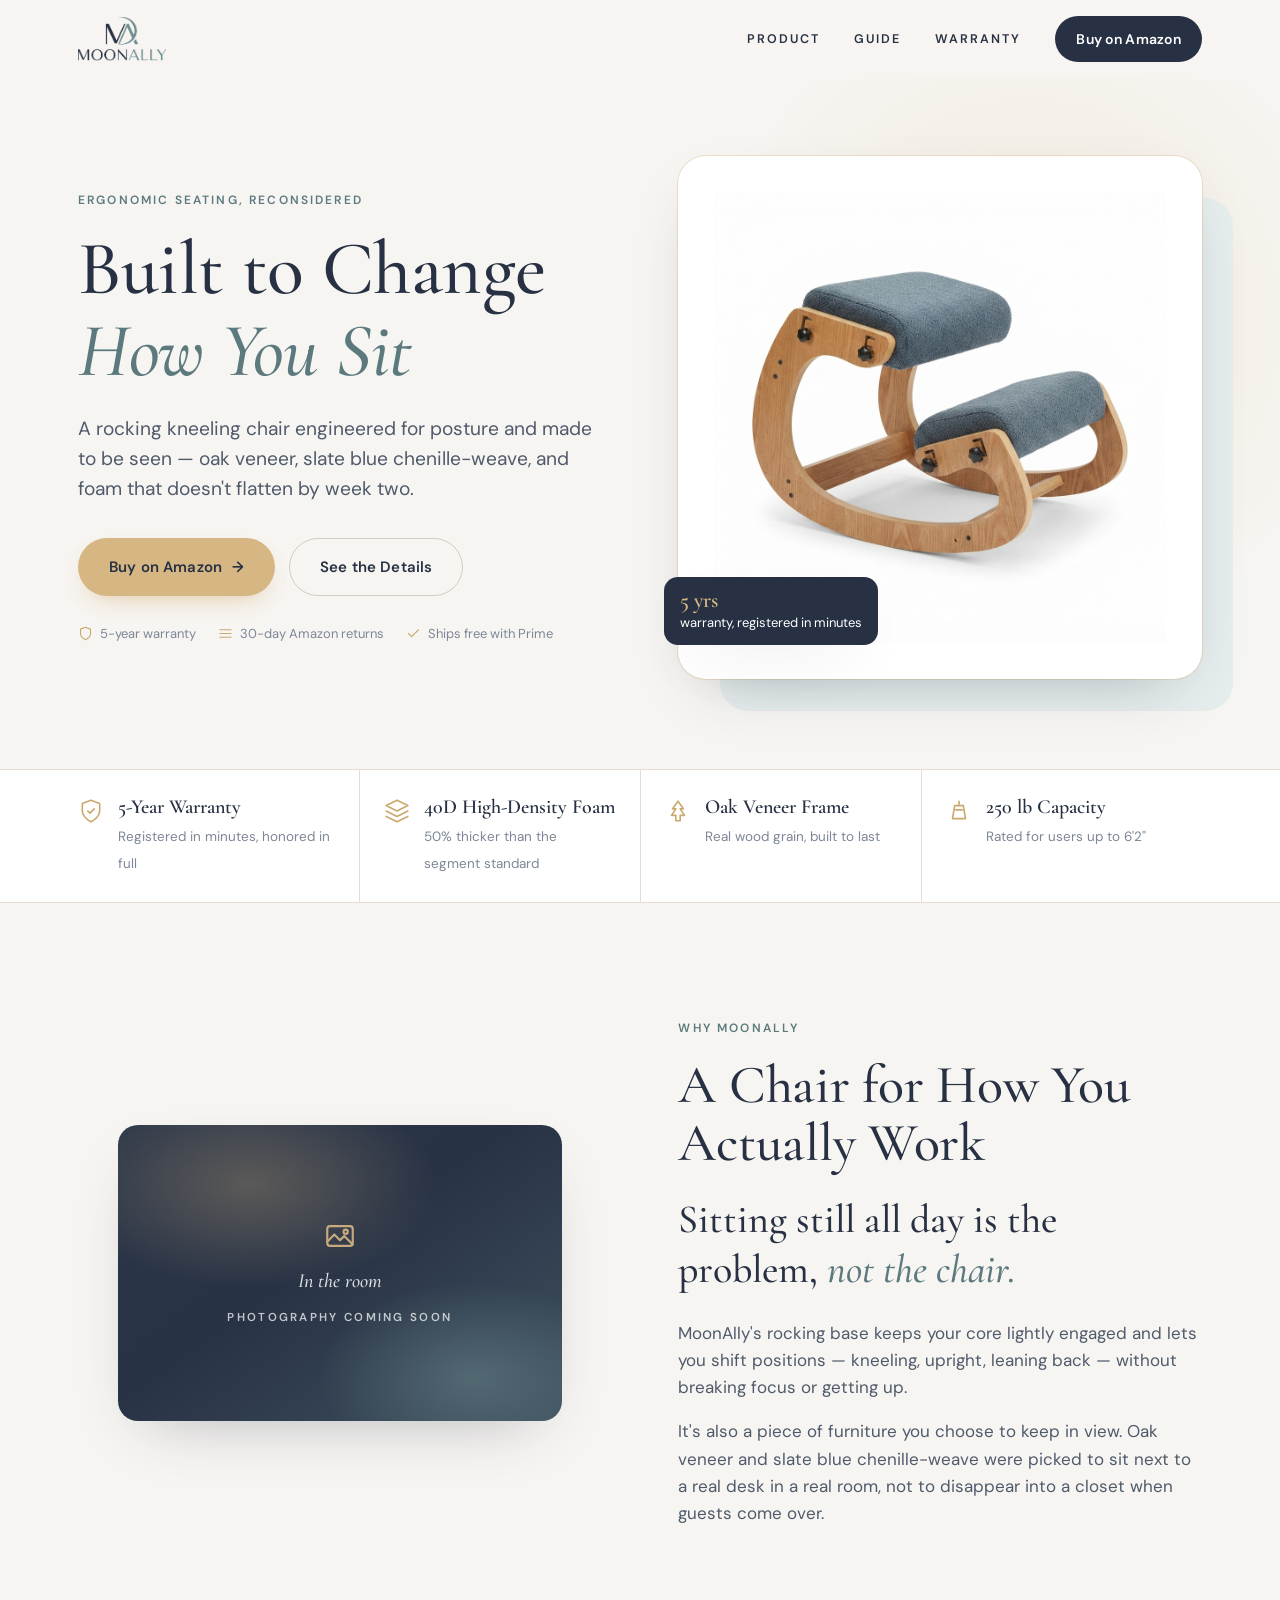
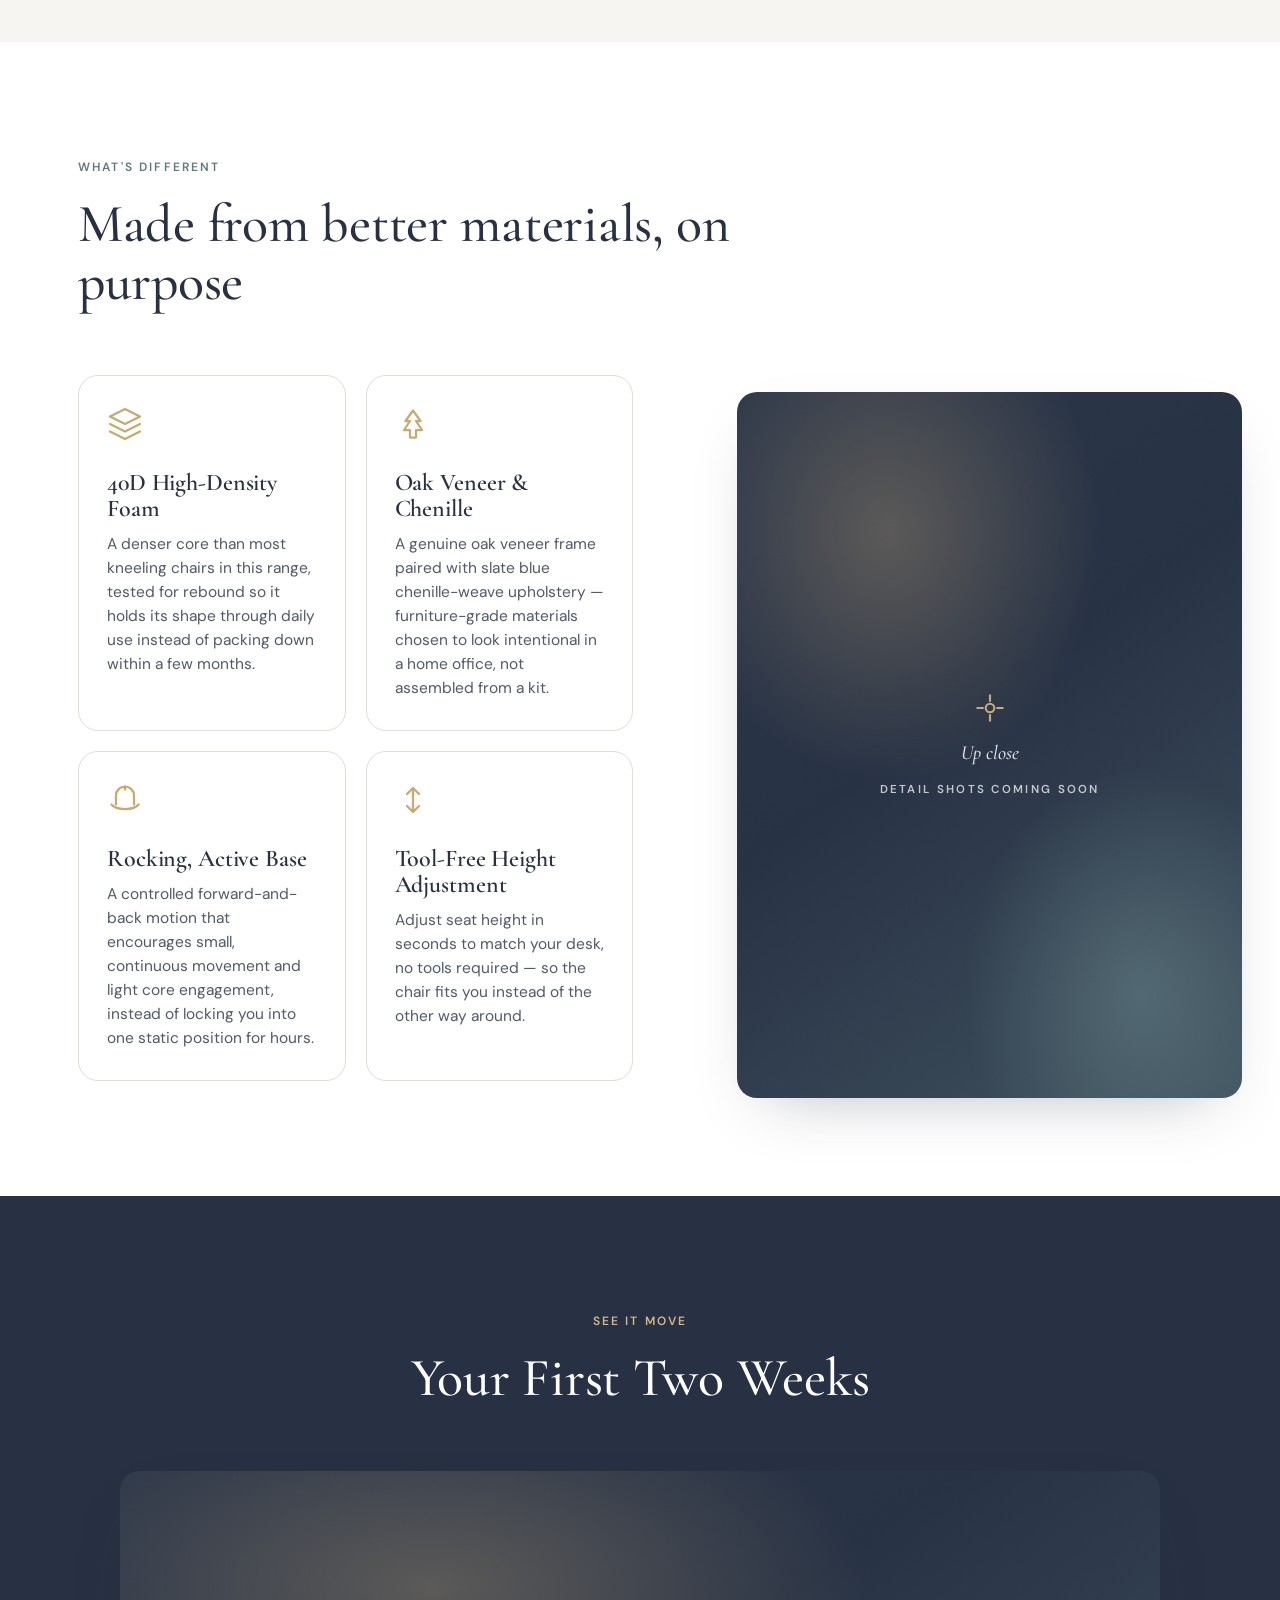
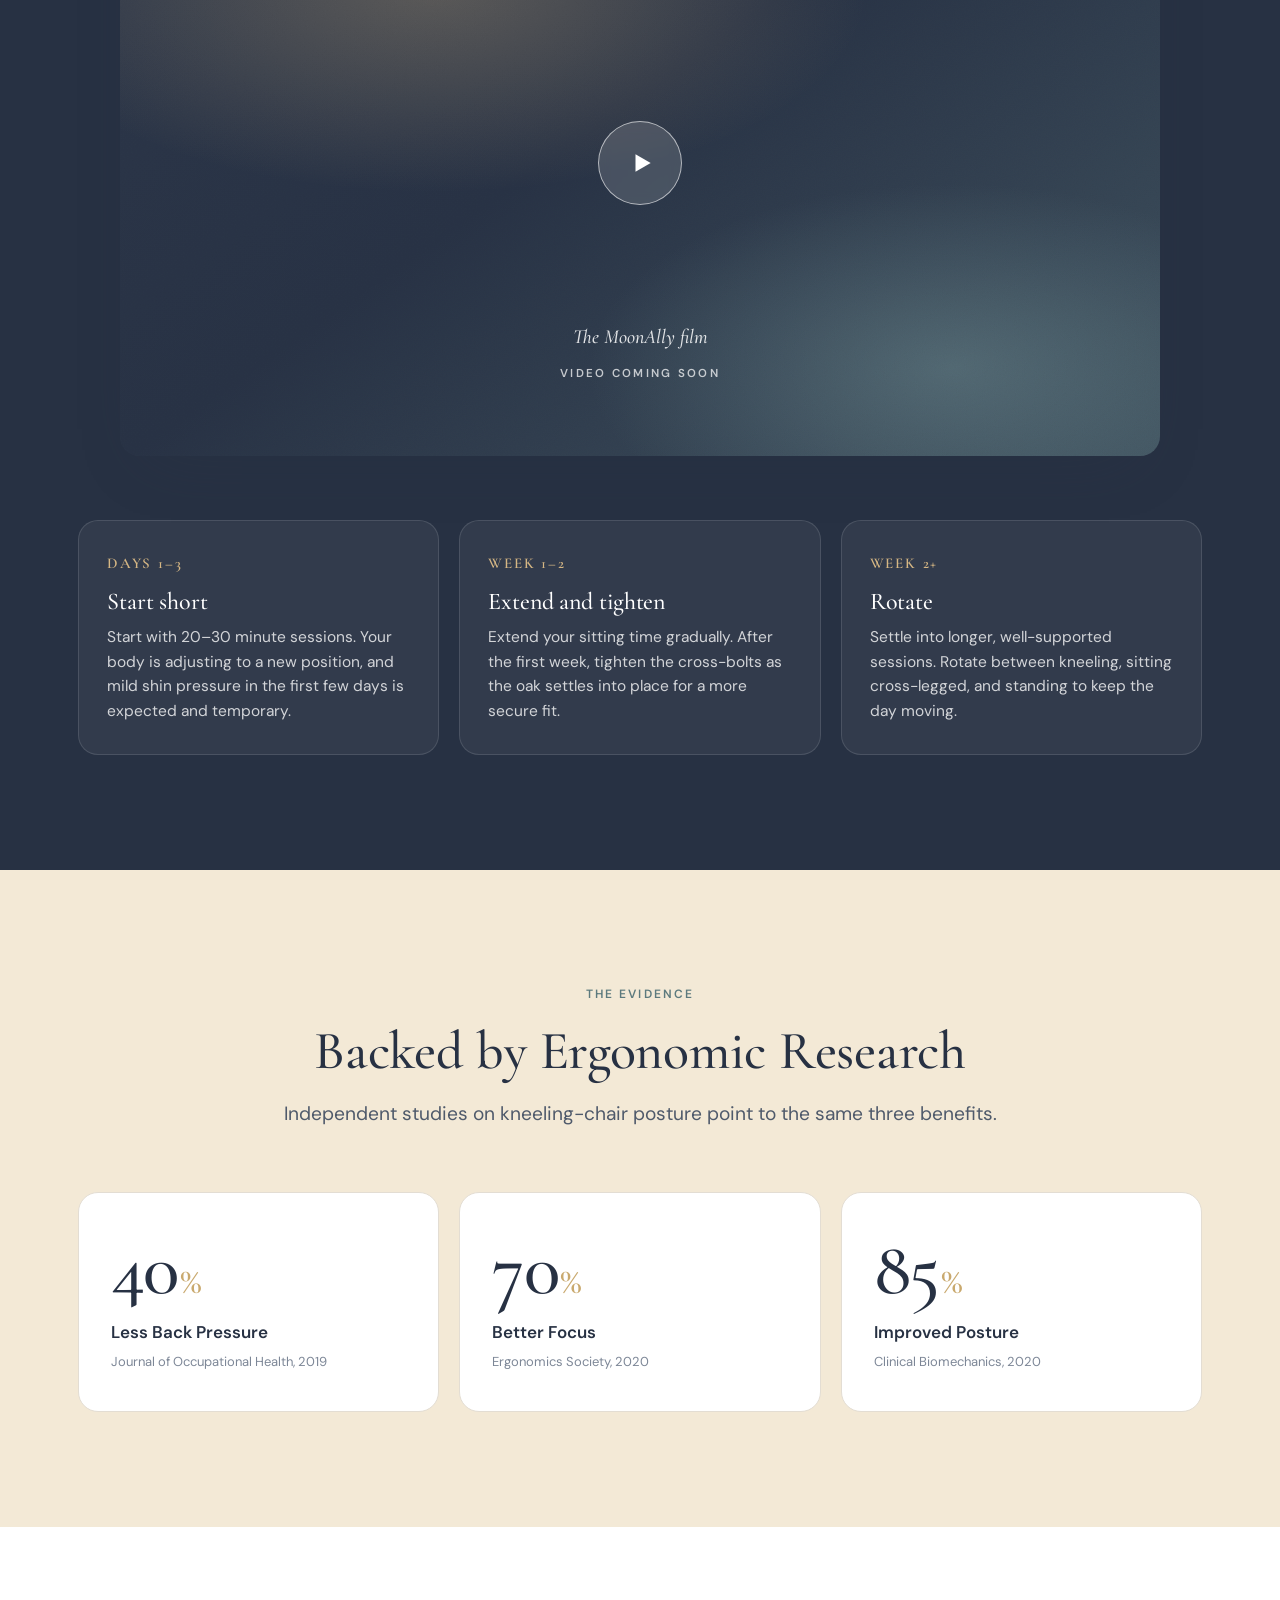
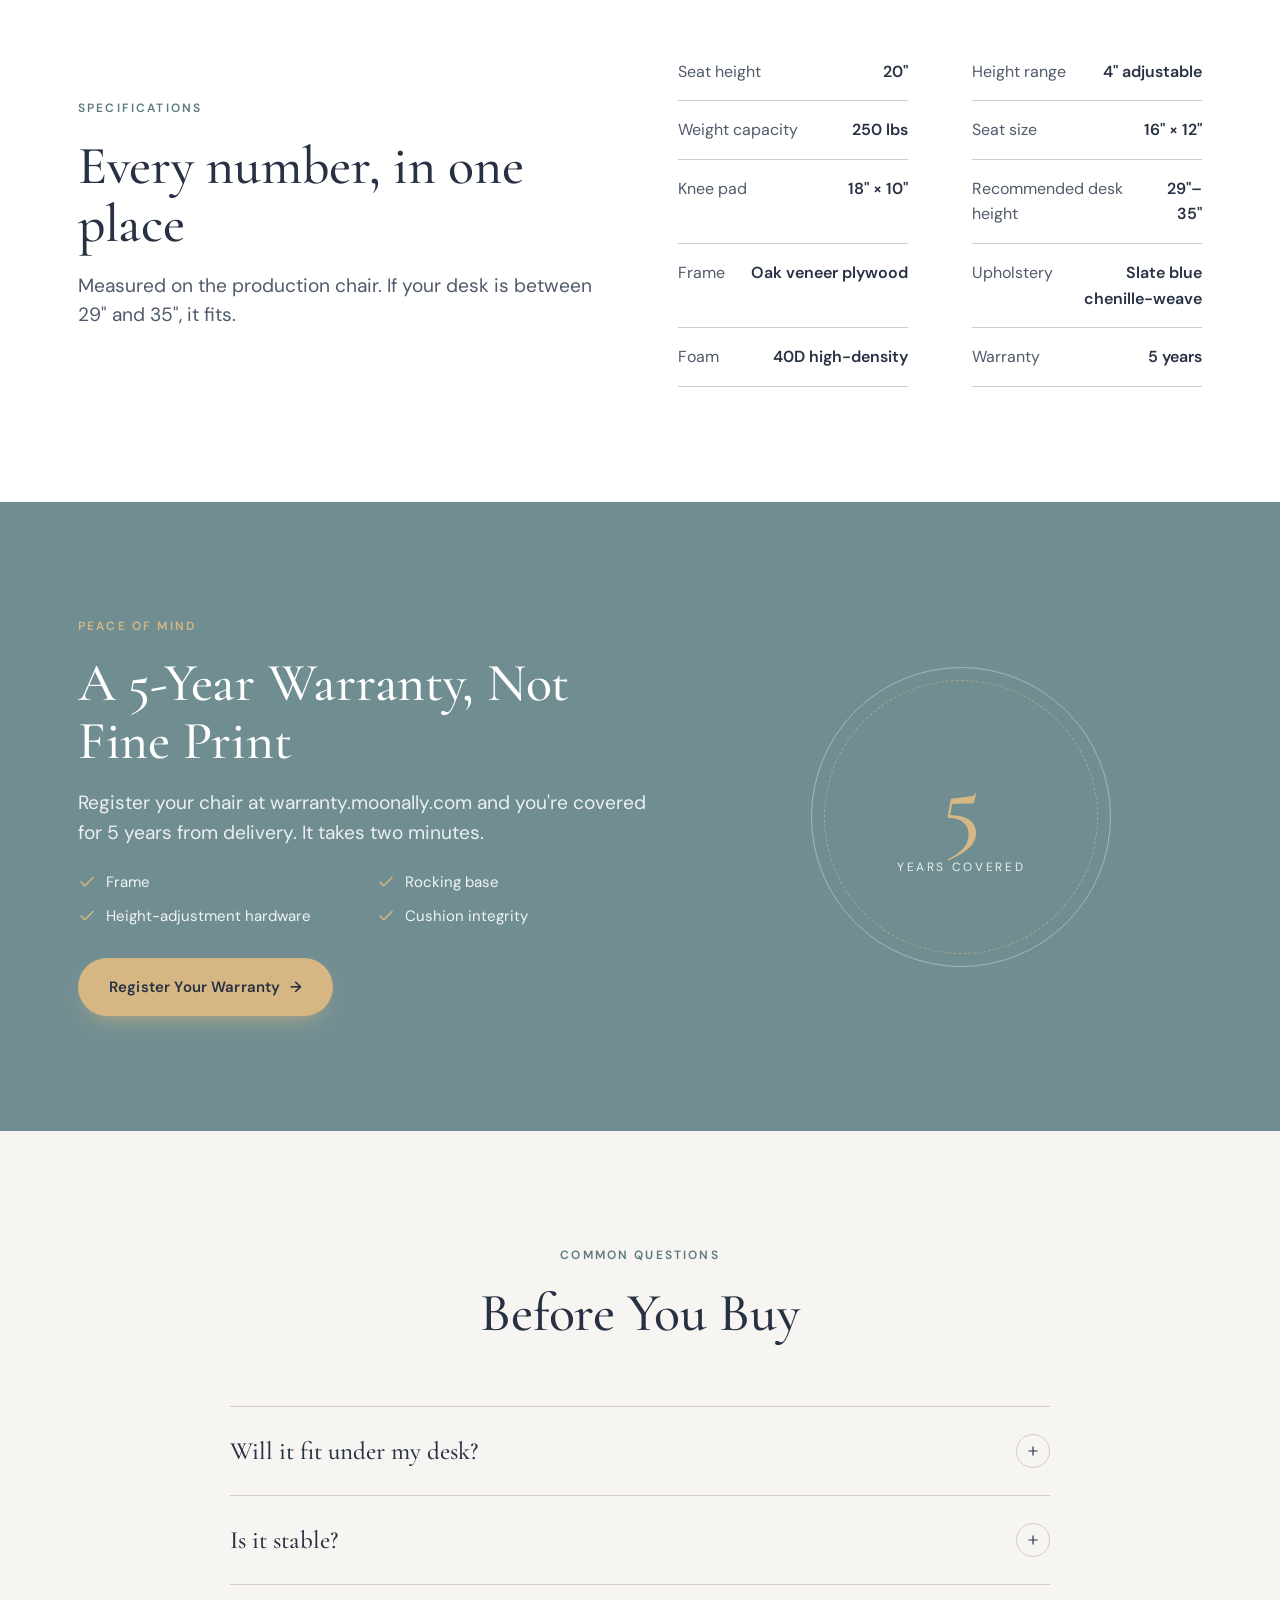
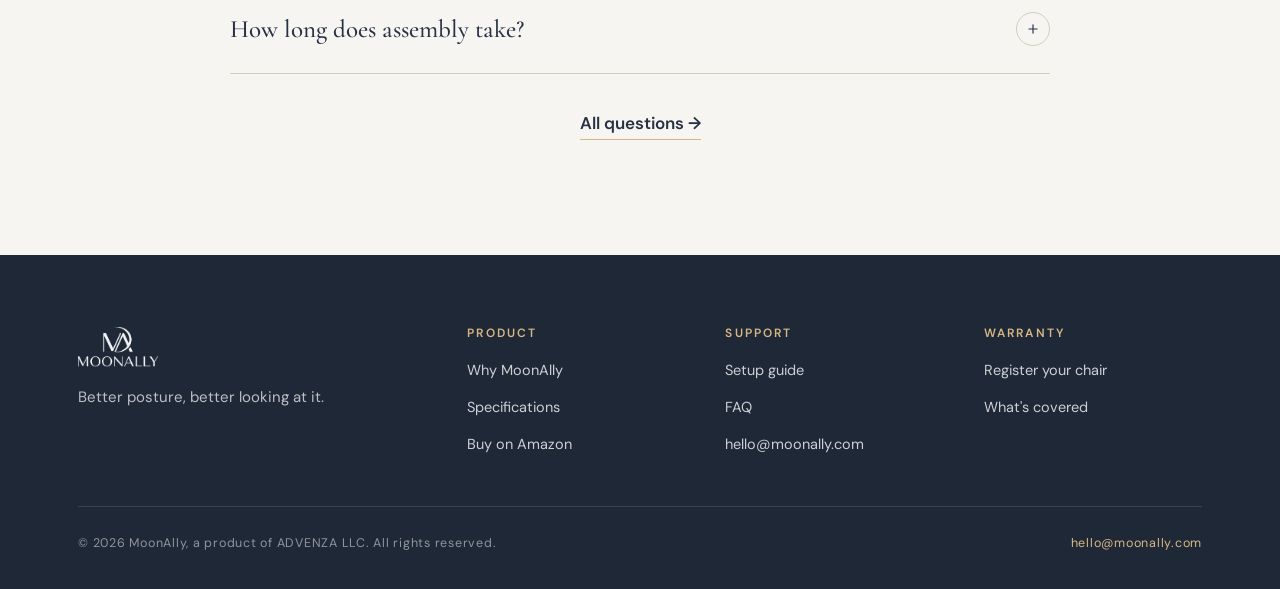
<file: index.html>
<!DOCTYPE html>
<html lang="en">
<head>
<meta charset="UTF-8">
<meta name="viewport" content="width=device-width, initial-scale=1.0">
<title>MoonAlly — Ergonomic Rocking Kneeling Chair</title>
<meta name="description" content="A rocking kneeling chair engineered for posture and made to be seen — oak veneer frame, slate blue chenille-weave, 40D high-density foam. 5-year warranty.">
<meta property="og:title" content="MoonAlly — Built to Change How You Sit">
<meta property="og:description" content="Oak veneer, slate blue chenille-weave, and foam that doesn't flatten by week two. 5-year warranty.">
<meta property="og:image" content="https://www.moonally.com/assets/product-picture.jpeg">
<link rel="icon" type="image/png" href="/assets/favicon.png">
<link rel="stylesheet" href="/style.css?v=20260917a">
</head>
<body>

<header class="site-header">
  <div class="container bar">
    <a href="/" class="logo" aria-label="MoonAlly home"><img src="/assets/logo.png" alt="MoonAlly"></a>
    <button class="nav-toggle" aria-label="Menu" aria-expanded="false"><span></span><span></span><span></span></button>
    <nav class="site-nav">
      <a href="#product">Product</a>
      <a href="/support/">Guide</a>
      <a href="https://warranty.moonally.com">Warranty</a>
      <a href="https://www.amazon.com/dp/B0HGMM4F28" class="btn btn-navy btn-sm" target="_blank" rel="noopener">Buy on Amazon</a>
    </nav>
  </div>
</header>

<!-- Hero -->
<section class="hero">
  <div class="container split">
    <div class="reveal">
      <span class="eyebrow">Ergonomic Seating, Reconsidered</span>
      <h1>Built to Change <em>How You Sit</em></h1>
      <p class="lead">A rocking kneeling chair engineered for posture and made to be seen — oak veneer, slate blue chenille-weave, and foam that doesn't flatten by week two.</p>
      <div class="cta-row">
        <a href="https://www.amazon.com/dp/B0HGMM4F28" class="btn btn-primary" target="_blank" rel="noopener">Buy on Amazon <span class="arrow">→</span></a>
        <a href="#product" class="btn btn-outline">See the Details</a>
      </div>
      <div class="trust">
        <span><svg viewBox="0 0 24 24" fill="none" stroke-width="1.8" stroke-linecap="round" stroke-linejoin="round"><path d="M12 22s8-4 8-10V5l-8-3-8 3v7c0 6 8 10 8 10z"/></svg>5-year warranty</span>
        <span><svg viewBox="0 0 24 24" fill="none" stroke-width="1.8" stroke-linecap="round" stroke-linejoin="round"><path d="M3 12h18M3 6h18M3 18h18"/></svg>30-day Amazon returns</span>
        <span><svg viewBox="0 0 24 24" fill="none" stroke-width="1.8" stroke-linecap="round" stroke-linejoin="round"><path d="M4 12l5 5L20 6"/></svg>Ships free with Prime</span>
      </div>
    </div>
    <div class="hero-visual reveal d1">
      <div class="product">
        <img src="/assets/product-picture.jpeg" alt="MoonAlly kneeling chair in slate blue chenille-weave with oak veneer frame and rocking base" width="1024" height="1024">
      </div>
      <div class="tag"><b>5 yrs</b>warranty, registered in minutes</div>
    </div>
  </div>
</section>

<!-- Proof bar -->
<div class="proof">
  <div class="container grid">
    <div class="item"><svg viewBox="0 0 24 24" fill="none" stroke-width="1.5" stroke-linecap="round" stroke-linejoin="round"><path d="M12 22s8-4 8-10V5l-8-3-8 3v7c0 6 8 10 8 10z"/><path d="M9 12l2 2 4-4"/></svg><div><b>5-Year Warranty</b><span>Registered in minutes, honored in full</span></div></div>
    <div class="item"><svg viewBox="0 0 24 24" fill="none" stroke-width="1.5" stroke-linecap="round" stroke-linejoin="round"><path d="M12 2L2 7l10 5 10-5-10-5z"/><path d="M2 17l10 5 10-5M2 12l10 5 10-5"/></svg><div><b>40D High-Density Foam</b><span>50% thicker than the segment standard</span></div></div>
    <div class="item"><svg viewBox="0 0 24 24" fill="none" stroke-width="1.5" stroke-linecap="round" stroke-linejoin="round"><path d="M12 3L7 10h3l-4 6h4v5h4v-5h4l-4-6h3L12 3z"/></svg><div><b>Oak Veneer Frame</b><span>Real wood grain, built to last</span></div></div>
    <div class="item"><svg viewBox="0 0 24 24" fill="none" stroke-width="1.5" stroke-linecap="round" stroke-linejoin="round"><path d="M12 3v4M8 7h8l2 12H6L8 7z"/><path d="M9 11h6"/></svg><div><b>250 lb Capacity</b><span>Rated for users up to 6'2"</span></div></div>
  </div>
</div>

<!-- Story -->
<section class="story" id="product">
  <div class="container split">
    <figure class="media r-32 reveal" aria-label="Lifestyle photo placeholder">
      <div class="ph"><svg viewBox="0 0 24 24" fill="none" stroke-width="1.5" stroke-linecap="round" stroke-linejoin="round"><rect x="3" y="5" width="18" height="14" rx="2"/><path d="M3 16l5-5 4 4 3-3 6 6"/><circle cx="16" cy="9" r="1.5"/></svg><em>In the room</em><span>Photography coming soon</span></div>
    </figure>
    <div class="reveal d1">
      <span class="eyebrow">Why MoonAlly</span>
      <h2>A Chair for How You Actually Work</h2>
      <p class="statement" style="margin-top:22px">Sitting still all day is the problem, <em>not the chair.</em></p>
      <p>MoonAlly's rocking base keeps your core lightly engaged and lets you shift positions — kneeling, upright, leaning back — without breaking focus or getting up.</p>
      <p>It's also a piece of furniture you choose to keep in view. Oak veneer and slate blue chenille-weave were picked to sit next to a real desk in a real room, not to disappear into a closet when guests come over.</p>
    </div>
  </div>
</section>

<!-- Features -->
<section class="features band-white">
  <div class="container">
    <div class="section-head reveal">
      <span class="eyebrow">What's Different</span>
      <h2>Made from better materials, on purpose</h2>
    </div>
    <div class="layout">
      <div class="cards">
        <div class="feature reveal">
          <svg viewBox="0 0 24 24" fill="none" stroke-width="1.5" stroke-linecap="round" stroke-linejoin="round"><path d="M12 2L2 7l10 5 10-5-10-5z"/><path d="M2 17l10 5 10-5M2 12l10 5 10-5"/></svg>
          <h3>40D High-Density Foam</h3>
          <p>A denser core than most kneeling chairs in this range, tested for rebound so it holds its shape through daily use instead of packing down within a few months.</p>
        </div>
        <div class="feature reveal d1">
          <svg viewBox="0 0 24 24" fill="none" stroke-width="1.5" stroke-linecap="round" stroke-linejoin="round"><path d="M12 3L7 10h3l-4 6h4v5h4v-5h4l-4-6h3L12 3z"/></svg>
          <h3>Oak Veneer &amp; Chenille</h3>
          <p>A genuine oak veneer frame paired with slate blue chenille-weave upholstery — furniture-grade materials chosen to look intentional in a home office, not assembled from a kit.</p>
        </div>
        <div class="feature reveal d2">
          <svg viewBox="0 0 24 24" fill="none" stroke-width="1.5" stroke-linecap="round" stroke-linejoin="round"><path d="M3 15c3 4 15 4 18 0"/><path d="M6 15V9a6 6 0 0 1 12 0v6"/><path d="M12 3v2"/></svg>
          <h3>Rocking, Active Base</h3>
          <p>A controlled forward-and-back motion that encourages small, continuous movement and light core engagement, instead of locking you into one static position for hours.</p>
        </div>
        <div class="feature reveal d3">
          <svg viewBox="0 0 24 24" fill="none" stroke-width="1.5" stroke-linecap="round" stroke-linejoin="round"><path d="M12 4v16M8 8l4-4 4 4M8 16l4 4 4-4"/></svg>
          <h3>Tool-Free Height Adjustment</h3>
          <p>Adjust seat height in seconds to match your desk, no tools required — so the chair fits you instead of the other way around.</p>
        </div>
      </div>
      <div class="visual reveal d1">
        <figure class="media r-34" aria-label="Detail photo placeholder">
          <div class="ph"><svg viewBox="0 0 24 24" fill="none" stroke-width="1.5" stroke-linecap="round" stroke-linejoin="round"><circle cx="12" cy="12" r="3"/><path d="M3 12h4M17 12h4M12 3v4M12 17v4"/></svg><em>Up close</em><span>Detail shots coming soon</span></div>
        </figure>
      </div>
    </div>
  </div>
</section>

<!-- Film + first two weeks -->
<section class="film band-navy on-dark">
  <div class="container">
    <div class="section-head center reveal">
      <span class="eyebrow">See It Move</span>
      <h2>Your First Two Weeks</h2>
    </div>
    <figure class="media r-169 reveal" aria-label="Product film placeholder">
      <div class="ph"><em>The MoonAlly film</em><span>Video coming soon</span></div>
      <div class="play" aria-hidden="true"><svg viewBox="0 0 24 24"><path d="M6 4l14 8-14 8z"/></svg></div>
    </figure>
    <div class="steps">
      <div class="step reveal"><span class="n">Days 1–3</span><h3>Start short</h3><p>Start with 20–30 minute sessions. Your body is adjusting to a new position, and mild shin pressure in the first few days is expected and temporary.</p></div>
      <div class="step reveal d1"><span class="n">Week 1–2</span><h3>Extend and tighten</h3><p>Extend your sitting time gradually. After the first week, tighten the cross-bolts as the oak settles into place for a more secure fit.</p></div>
      <div class="step reveal d2"><span class="n">Week 2+</span><h3>Rotate</h3><p>Settle into longer, well-supported sessions. Rotate between kneeling, sitting cross-legged, and standing to keep the day moving.</p></div>
    </div>
  </div>
</section>

<!-- Research -->
<section class="research band-sand">
  <div class="container">
    <div class="section-head center reveal">
      <span class="eyebrow">The Evidence</span>
      <h2>Backed by Ergonomic Research</h2>
      <p class="lead">Independent studies on kneeling-chair posture point to the same three benefits.</p>
    </div>
    <div class="stats">
      <div class="stat reveal"><div class="num">40<small>%</small></div><div class="lbl">Less Back Pressure</div><div class="src">Journal of Occupational Health, 2019</div></div>
      <div class="stat reveal d1"><div class="num">70<small>%</small></div><div class="lbl">Better Focus</div><div class="src">Ergonomics Society, 2020</div></div>
      <div class="stat reveal d2"><div class="num">85<small>%</small></div><div class="lbl">Improved Posture</div><div class="src">Clinical Biomechanics, 2020</div></div>
    </div>
  </div>
</section>

<!-- Specs -->
<section class="specs band-white" id="specs">
  <div class="container split">
    <div class="reveal">
      <span class="eyebrow">Specifications</span>
      <h2>Every number, in one place</h2>
      <p class="lead" style="margin-top:18px">Measured on the production chair. If your desk is between 29" and 35", it fits.</p>
    </div>
    <div class="list reveal d1">
      <div class="spec"><span class="k">Seat height</span><span class="v">20"</span></div>
      <div class="spec"><span class="k">Height range</span><span class="v">4" adjustable</span></div>
      <div class="spec"><span class="k">Weight capacity</span><span class="v">250 lbs</span></div>
      <div class="spec"><span class="k">Seat size</span><span class="v">16" × 12"</span></div>
      <div class="spec"><span class="k">Knee pad</span><span class="v">18" × 10"</span></div>
      <div class="spec"><span class="k">Recommended desk height</span><span class="v">29"–35"</span></div>
      <div class="spec"><span class="k">Frame</span><span class="v">Oak veneer plywood</span></div>
      <div class="spec"><span class="k">Upholstery</span><span class="v">Slate blue chenille-weave</span></div>
      <div class="spec"><span class="k">Foam</span><span class="v">40D high-density</span></div>
      <div class="spec"><span class="k">Warranty</span><span class="v">5 years</span></div>
    </div>
  </div>
</section>

<!-- Warranty -->
<section class="warranty band-teal on-dark">
  <div class="container inner">
    <div class="reveal">
      <span class="eyebrow">Peace of Mind</span>
      <h2>A 5-Year Warranty, Not Fine Print</h2>
      <p class="lead" style="margin-top:18px">Register your chair at warranty.moonally.com and you're covered for 5 years from delivery. It takes two minutes.</p>
      <ul>
        <li><svg viewBox="0 0 24 24" fill="none" stroke-width="2" stroke-linecap="round" stroke-linejoin="round"><path d="M4 12l5 5L20 6"/></svg>Frame</li>
        <li><svg viewBox="0 0 24 24" fill="none" stroke-width="2" stroke-linecap="round" stroke-linejoin="round"><path d="M4 12l5 5L20 6"/></svg>Rocking base</li>
        <li><svg viewBox="0 0 24 24" fill="none" stroke-width="2" stroke-linecap="round" stroke-linejoin="round"><path d="M4 12l5 5L20 6"/></svg>Height-adjustment hardware</li>
        <li><svg viewBox="0 0 24 24" fill="none" stroke-width="2" stroke-linecap="round" stroke-linejoin="round"><path d="M4 12l5 5L20 6"/></svg>Cushion integrity</li>
      </ul>
      <div class="cta-row" style="margin-top:30px">
        <a href="https://warranty.moonally.com" class="btn btn-primary">Register Your Warranty <span class="arrow">→</span></a>
      </div>
    </div>
    <div class="seal reveal d1"><div><b>5</b><span>years covered</span></div></div>
  </div>
</section>

<!-- FAQ teaser -->
<section class="faq">
  <div class="container">
    <div class="section-head center reveal">
      <span class="eyebrow">Common Questions</span>
      <h2>Before You Buy</h2>
    </div>
    <div class="faq-list reveal">
      <div class="faq-item">
        <button class="faq-q" aria-expanded="false">Will it fit under my desk?<span class="ic"><svg viewBox="0 0 24 24" fill="none" stroke-width="2" stroke-linecap="round"><path d="M12 5v14M5 12h14"/></svg></span></button>
        <div class="faq-a"><p>Seat height is about 20", and it works comfortably with desks from 29" to 35" high — the range most standard and sit-stand desks fall into.</p></div>
      </div>
      <div class="faq-item">
        <button class="faq-q" aria-expanded="false">Is it stable?<span class="ic"><svg viewBox="0 0 24 24" fill="none" stroke-width="2" stroke-linecap="round"><path d="M12 5v14M5 12h14"/></svg></span></button>
        <div class="faq-a"><p>Yes. The rocking motion is a controlled, intentional design feature — the oak frame itself stays rigid. Tighten the cross-bolts after the first week as the wood settles.</p></div>
      </div>
      <div class="faq-item">
        <button class="faq-q" aria-expanded="false">How long does assembly take?<span class="ic"><svg viewBox="0 0 24 24" fill="none" stroke-width="2" stroke-linecap="round"><path d="M12 5v14M5 12h14"/></svg></span></button>
        <div class="faq-a"><p>About 15–20 minutes with the included manual and hardware. No power tools needed.</p></div>
      </div>
    </div>
    <div class="cta-row" style="justify-content:center;margin-top:36px">
      <a href="/support/#faq" class="link-arrow">All questions →</a>
    </div>
  </div>
</section>

<footer class="site-footer">
  <div class="container">
    <div class="top">
      <div class="brand">
        <img src="/assets/logo.png" alt="MoonAlly">
        <p>Better posture, better looking at it.</p>
      </div>
      <div><h4>Product</h4><ul><li><a href="#product">Why MoonAlly</a></li><li><a href="#specs">Specifications</a></li><li><a href="https://www.amazon.com/dp/B0HGMM4F28" target="_blank" rel="noopener">Buy on Amazon</a></li></ul></div>
      <div><h4>Support</h4><ul><li><a href="/support/">Setup guide</a></li><li><a href="/support/#faq">FAQ</a></li><li><a href="mailto:hello@moonally.com">hello@moonally.com</a></li></ul></div>
      <div><h4>Warranty</h4><ul><li><a href="https://warranty.moonally.com">Register your chair</a></li><li><a href="/support/#faq">What's covered</a></li></ul></div>
    </div>
    <div class="bottom">
      <span>© 2026 MoonAlly, a product of ADVENZA LLC. All rights reserved.</span>
      <a href="mailto:hello@moonally.com">hello@moonally.com</a>
    </div>
  </div>
</footer>

<script src="/site.js?v=20260917a"></script>
</body>
</html>
</file>
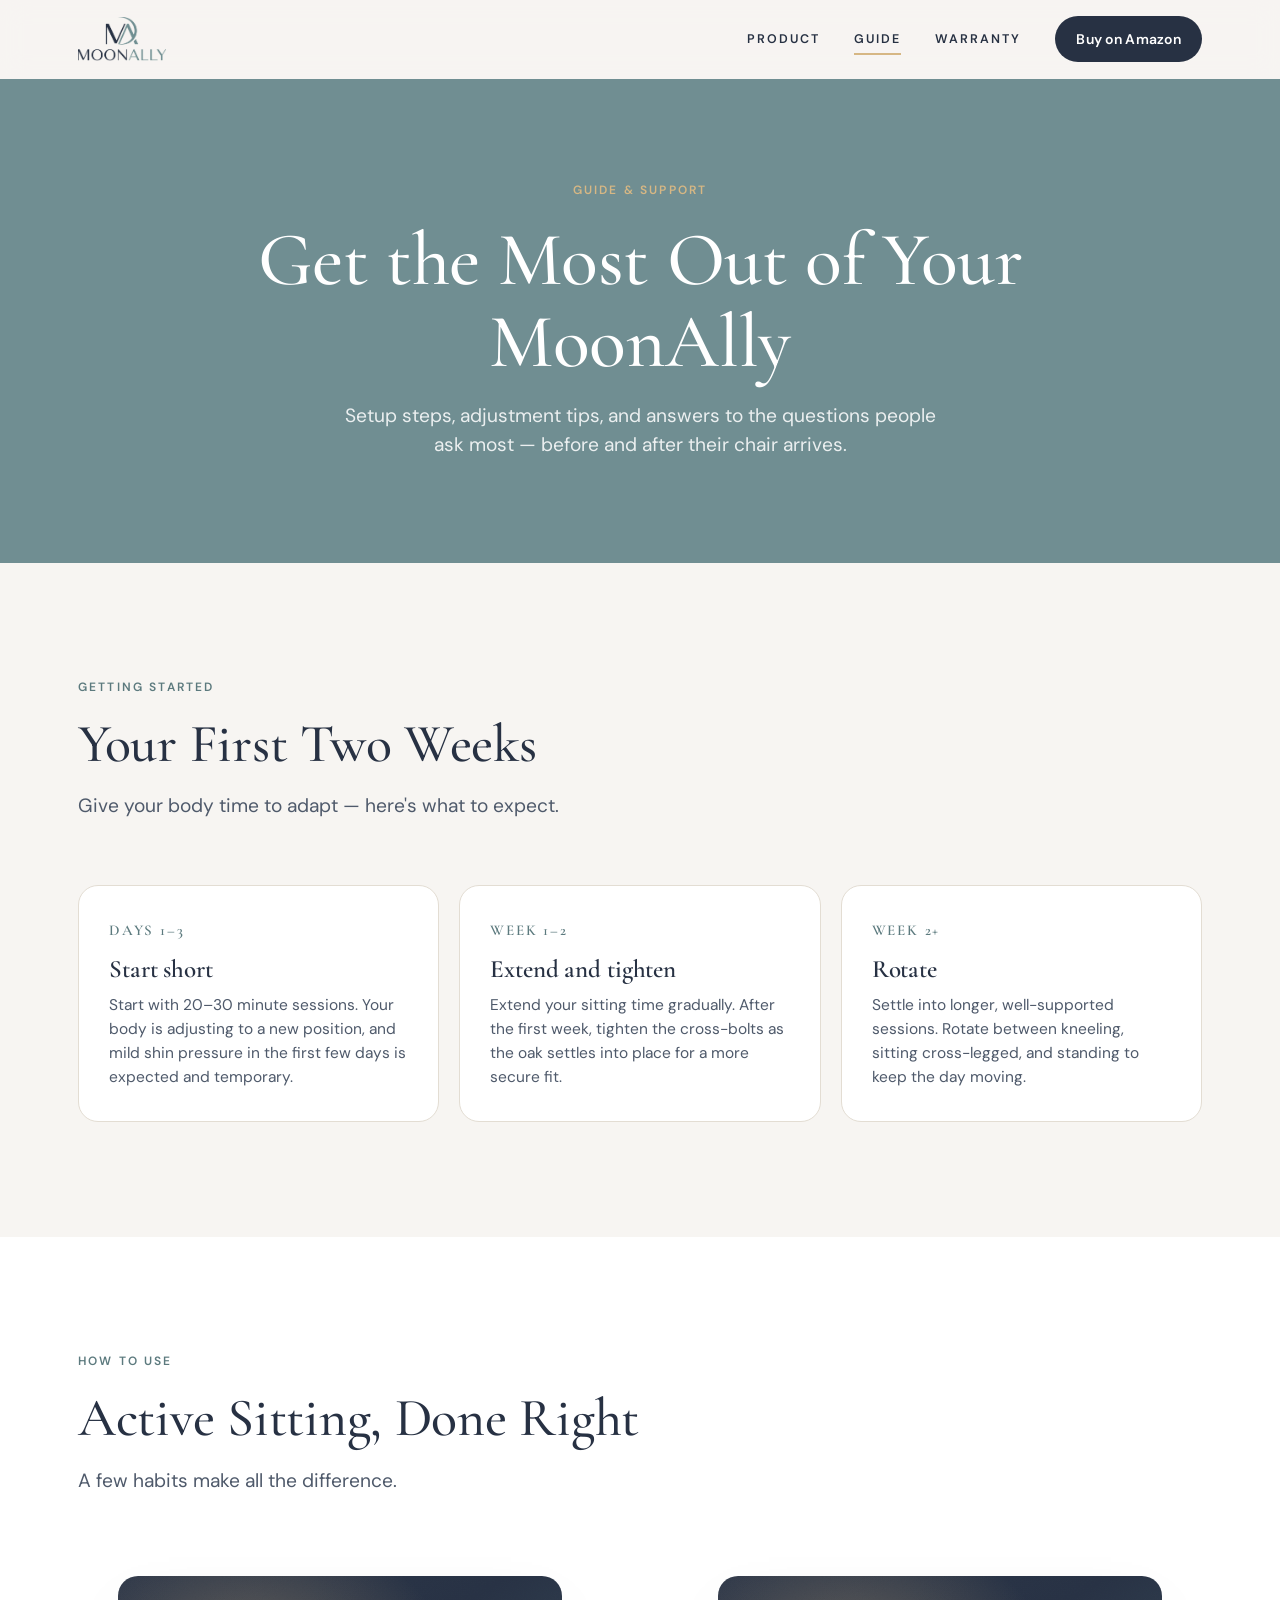
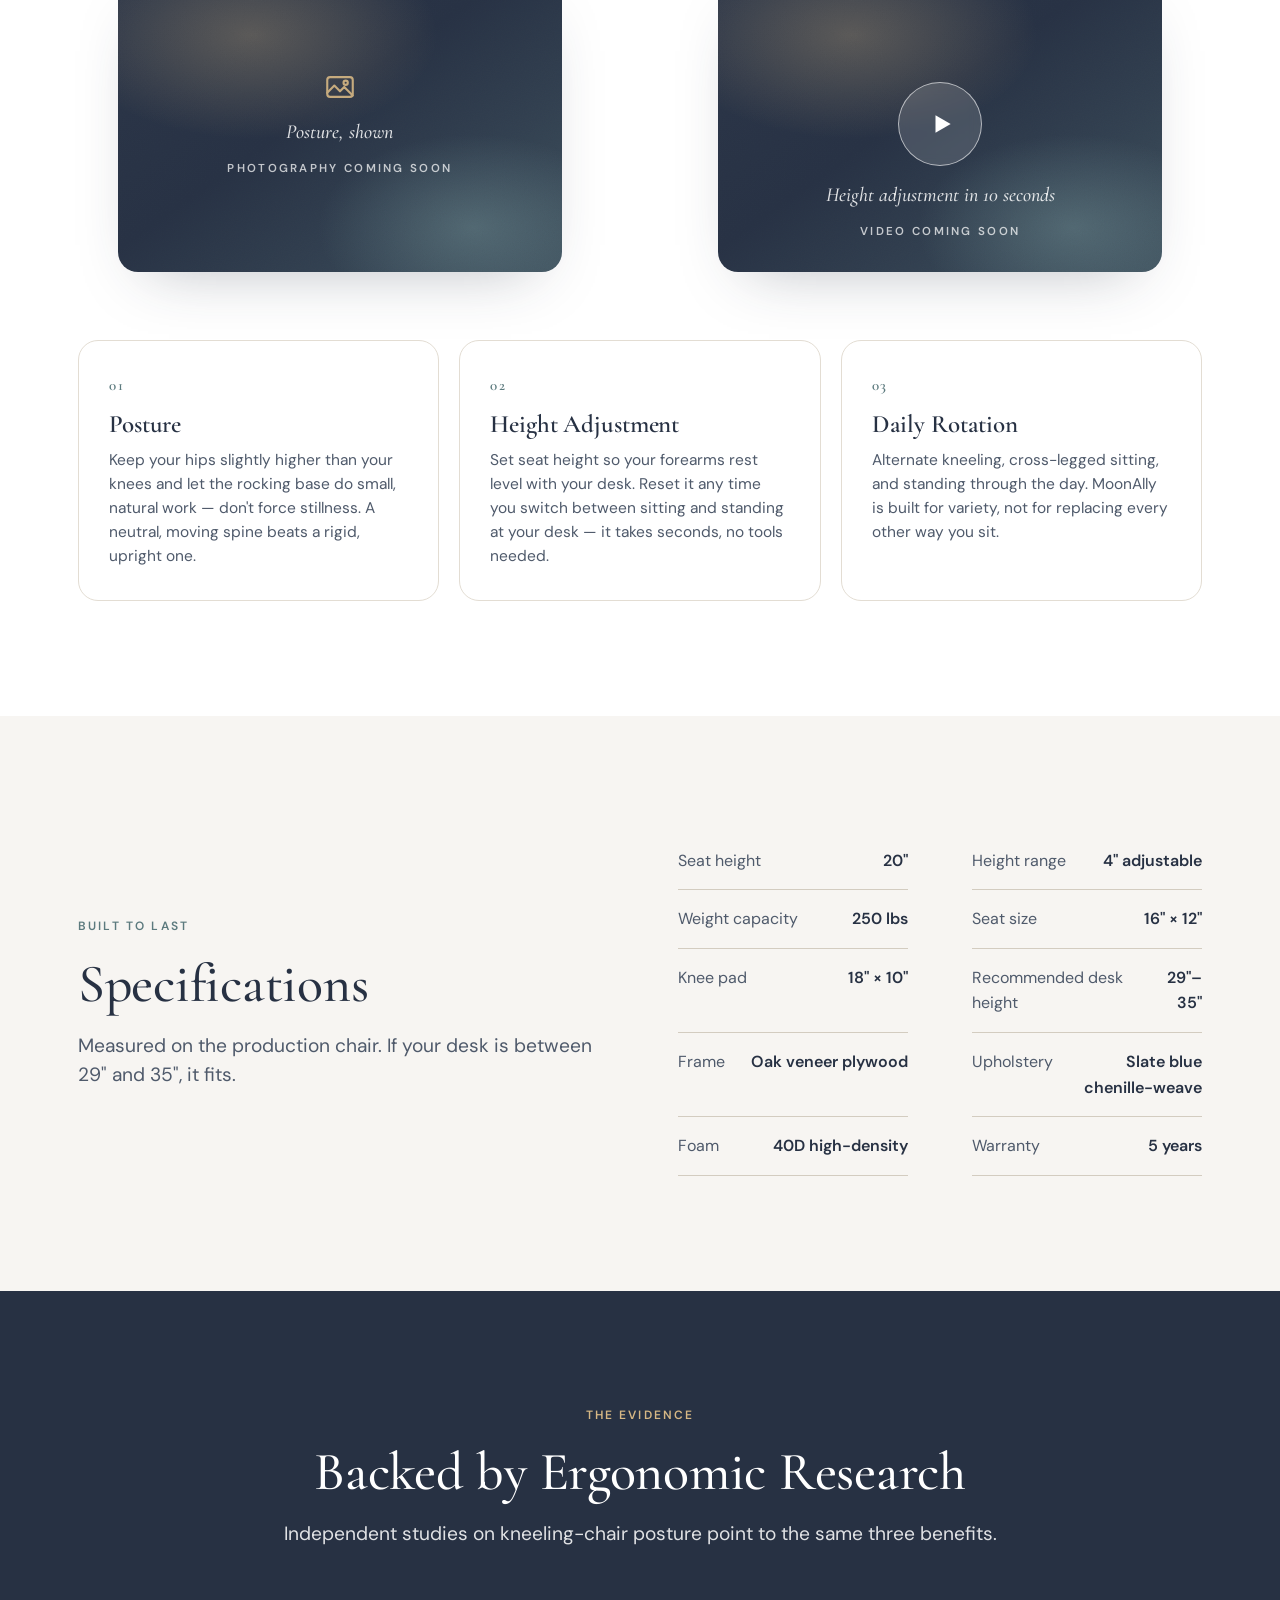
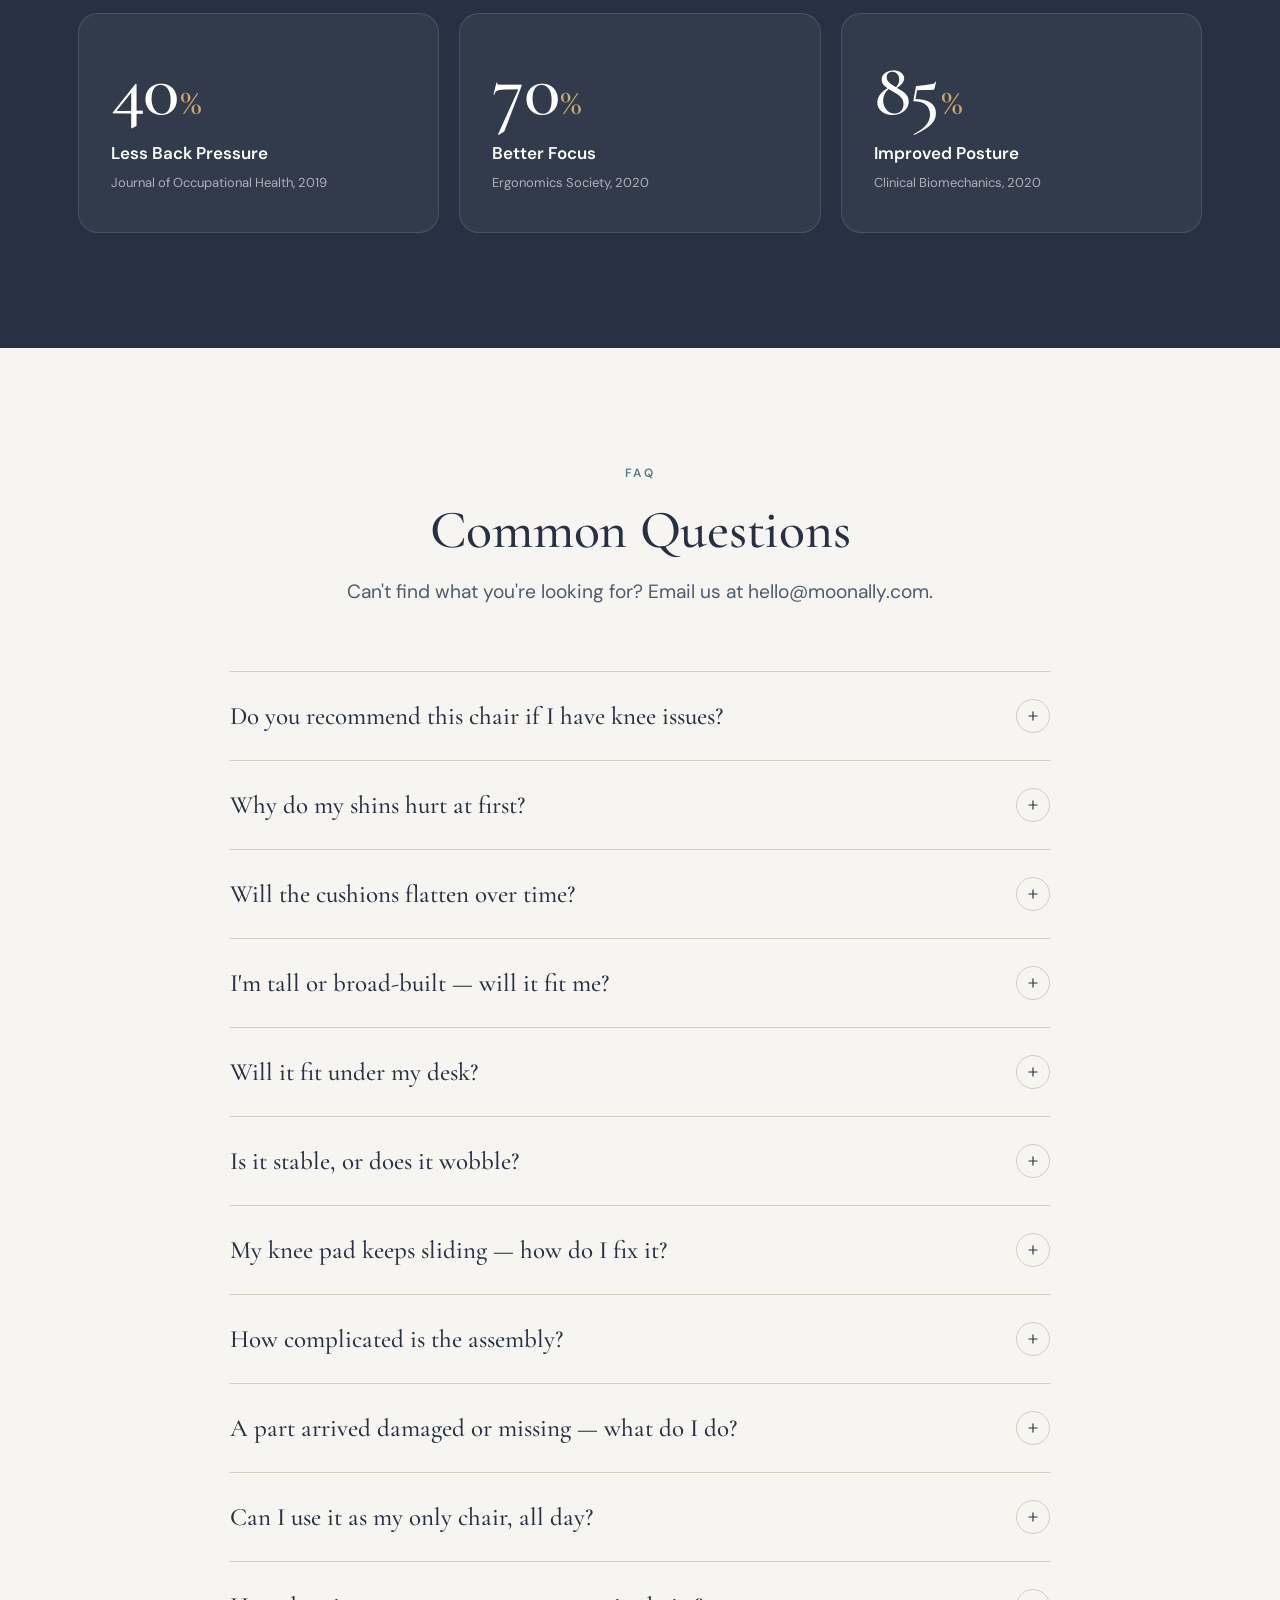
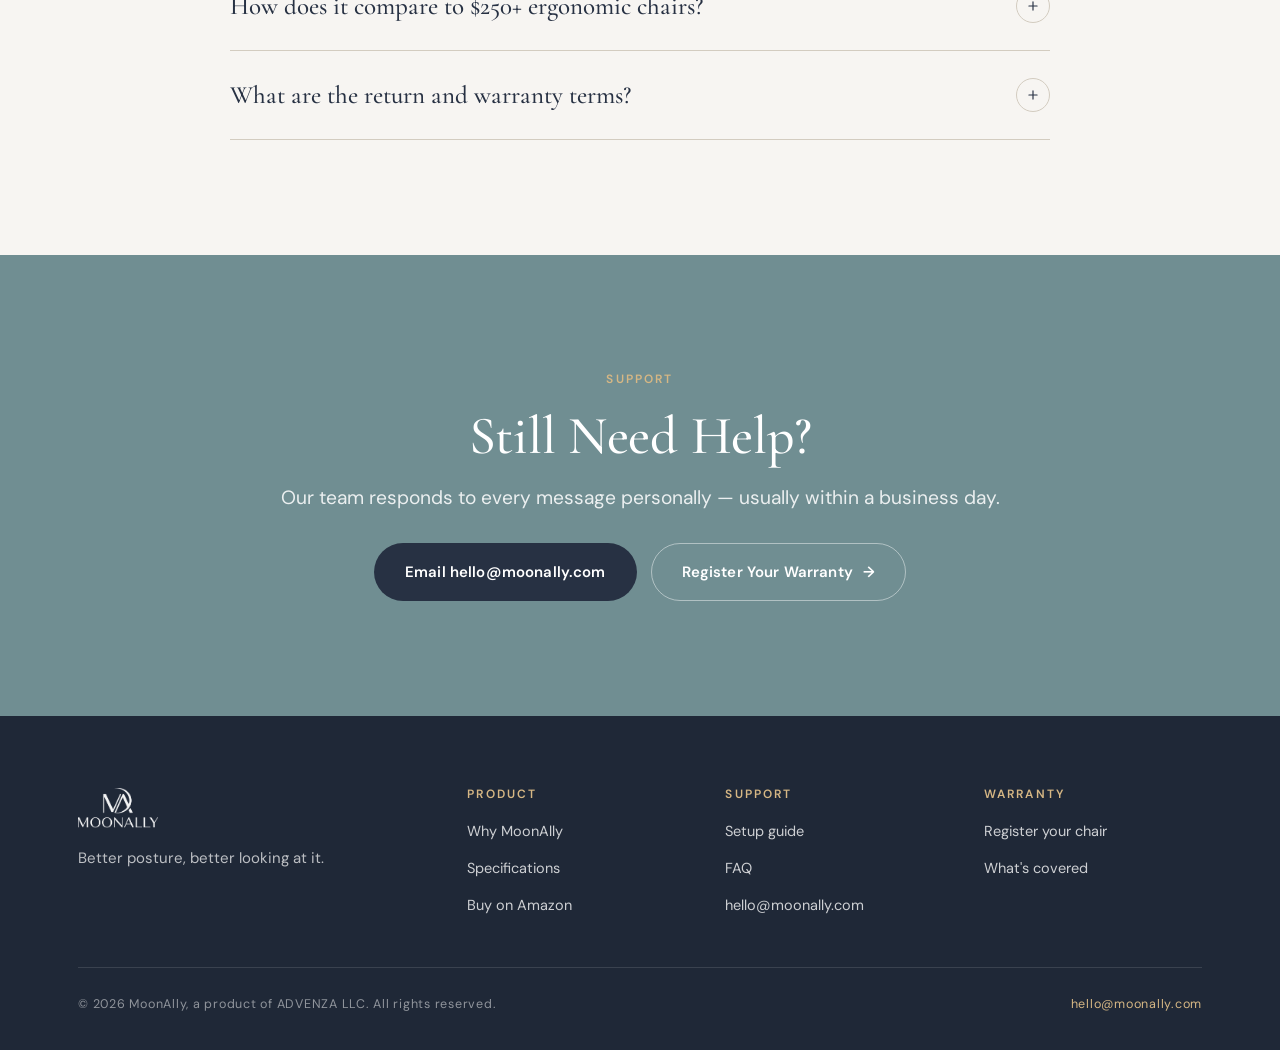
<file: support/index.html>
<!DOCTYPE html>
<html lang="en">
<head>
<meta charset="UTF-8">
<meta name="viewport" content="width=device-width, initial-scale=1.0">
<title>MoonAlly Guide &amp; Support</title>
<meta name="description" content="Setup steps, adjustment tips, and answers to the questions people ask most about the MoonAlly kneeling chair — before and after it arrives.">
<link rel="icon" type="image/png" href="/assets/favicon.png">
<link rel="stylesheet" href="/style.css?v=20260917a">
</head>
<body>

<header class="site-header">
  <div class="container bar">
    <a href="/" class="logo" aria-label="MoonAlly home"><img src="/assets/logo.png" alt="MoonAlly"></a>
    <button class="nav-toggle" aria-label="Menu" aria-expanded="false"><span></span><span></span><span></span></button>
    <nav class="site-nav">
      <a href="/#product">Product</a>
      <a href="/support/" class="active">Guide</a>
      <a href="https://warranty.moonally.com">Warranty</a>
      <a href="https://www.amazon.com/dp/B0HGMM4F28" class="btn btn-navy btn-sm" target="_blank" rel="noopener">Buy on Amazon</a>
    </nav>
  </div>
</header>

<section class="page-hero band-teal on-dark">
  <div class="container narrow reveal">
    <span class="eyebrow">Guide &amp; Support</span>
    <h1>Get the Most Out of Your MoonAlly</h1>
    <p class="lead">Setup steps, adjustment tips, and answers to the questions people ask most — before and after their chair arrives.</p>
  </div>
</section>

<!-- First two weeks -->
<section id="getting-started">
  <div class="container">
    <div class="section-head reveal">
      <span class="eyebrow">Getting Started</span>
      <h2>Your First Two Weeks</h2>
      <p class="lead">Give your body time to adapt — here's what to expect.</p>
    </div>
    <div class="tips">
      <div class="tip reveal"><span class="n">Days 1–3</span><h3>Start short</h3><p>Start with 20–30 minute sessions. Your body is adjusting to a new position, and mild shin pressure in the first few days is expected and temporary.</p></div>
      <div class="tip reveal d1"><span class="n">Week 1–2</span><h3>Extend and tighten</h3><p>Extend your sitting time gradually. After the first week, tighten the cross-bolts as the oak settles into place for a more secure fit.</p></div>
      <div class="tip reveal d2"><span class="n">Week 2+</span><h3>Rotate</h3><p>Settle into longer, well-supported sessions. Rotate between kneeling, sitting cross-legged, and standing to keep the day moving.</p></div>
    </div>
  </div>
</section>

<!-- How to use -->
<section class="band-white" id="how-to-use">
  <div class="container">
    <div class="section-head reveal">
      <span class="eyebrow">How to Use</span>
      <h2>Active Sitting, Done Right</h2>
      <p class="lead">A few habits make all the difference.</p>
    </div>
    <div class="split" style="margin-bottom:clamp(32px,4vw,56px)">
      <figure class="media r-32 reveal" aria-label="Posture photo placeholder">
        <div class="ph"><svg viewBox="0 0 24 24" fill="none" stroke-width="1.5" stroke-linecap="round" stroke-linejoin="round"><rect x="3" y="5" width="18" height="14" rx="2"/><path d="M3 16l5-5 4 4 3-3 6 6"/><circle cx="16" cy="9" r="1.5"/></svg><em>Posture, shown</em><span>Photography coming soon</span></div>
      </figure>
      <figure class="media r-32 reveal d1" aria-label="Setup video placeholder">
        <div class="ph"><em>Height adjustment in 10 seconds</em><span>Video coming soon</span></div>
        <div class="play" aria-hidden="true"><svg viewBox="0 0 24 24"><path d="M6 4l14 8-14 8z"/></svg></div>
      </figure>
    </div>
    <div class="tips">
      <div class="tip reveal"><span class="n">01</span><h3>Posture</h3><p>Keep your hips slightly higher than your knees and let the rocking base do small, natural work — don't force stillness. A neutral, moving spine beats a rigid, upright one.</p></div>
      <div class="tip reveal d1"><span class="n">02</span><h3>Height Adjustment</h3><p>Set seat height so your forearms rest level with your desk. Reset it any time you switch between sitting and standing at your desk — it takes seconds, no tools needed.</p></div>
      <div class="tip reveal d2"><span class="n">03</span><h3>Daily Rotation</h3><p>Alternate kneeling, cross-legged sitting, and standing through the day. MoonAlly is built for variety, not for replacing every other way you sit.</p></div>
    </div>
  </div>
</section>

<!-- Specs -->
<section class="specs" id="specs">
  <div class="container split">
    <div class="reveal">
      <span class="eyebrow">Built to Last</span>
      <h2>Specifications</h2>
      <p class="lead" style="margin-top:18px">Measured on the production chair. If your desk is between 29" and 35", it fits.</p>
    </div>
    <div class="list reveal d1">
      <div class="spec"><span class="k">Seat height</span><span class="v">20"</span></div>
      <div class="spec"><span class="k">Height range</span><span class="v">4" adjustable</span></div>
      <div class="spec"><span class="k">Weight capacity</span><span class="v">250 lbs</span></div>
      <div class="spec"><span class="k">Seat size</span><span class="v">16" × 12"</span></div>
      <div class="spec"><span class="k">Knee pad</span><span class="v">18" × 10"</span></div>
      <div class="spec"><span class="k">Recommended desk height</span><span class="v">29"–35"</span></div>
      <div class="spec"><span class="k">Frame</span><span class="v">Oak veneer plywood</span></div>
      <div class="spec"><span class="k">Upholstery</span><span class="v">Slate blue chenille-weave</span></div>
      <div class="spec"><span class="k">Foam</span><span class="v">40D high-density</span></div>
      <div class="spec"><span class="k">Warranty</span><span class="v">5 years</span></div>
    </div>
  </div>
</section>

<!-- Research -->
<section class="research band-navy on-dark" id="research">
  <div class="container">
    <div class="section-head center reveal">
      <span class="eyebrow">The Evidence</span>
      <h2>Backed by Ergonomic Research</h2>
      <p class="lead">Independent studies on kneeling-chair posture point to the same three benefits.</p>
    </div>
    <div class="stats">
      <div class="stat reveal" style="background:rgba(255,255,255,.05);border-color:rgba(255,255,255,.12)"><div class="num" style="color:#fff">40<small>%</small></div><div class="lbl" style="color:#fff">Less Back Pressure</div><div class="src" style="color:rgba(255,255,255,.6)">Journal of Occupational Health, 2019</div></div>
      <div class="stat reveal d1" style="background:rgba(255,255,255,.05);border-color:rgba(255,255,255,.12)"><div class="num" style="color:#fff">70<small>%</small></div><div class="lbl" style="color:#fff">Better Focus</div><div class="src" style="color:rgba(255,255,255,.6)">Ergonomics Society, 2020</div></div>
      <div class="stat reveal d2" style="background:rgba(255,255,255,.05);border-color:rgba(255,255,255,.12)"><div class="num" style="color:#fff">85<small>%</small></div><div class="lbl" style="color:#fff">Improved Posture</div><div class="src" style="color:rgba(255,255,255,.6)">Clinical Biomechanics, 2020</div></div>
    </div>
  </div>
</section>

<!-- FAQ -->
<section class="faq" id="faq">
  <div class="container">
    <div class="section-head center reveal">
      <span class="eyebrow">FAQ</span>
      <h2>Common Questions</h2>
      <p class="lead">Can't find what you're looking for? Email us at hello@moonally.com.</p>
    </div>
    <div class="faq-list reveal">

      <div class="faq-item"><button class="faq-q" aria-expanded="false">Do you recommend this chair if I have knee issues?<span class="ic"><svg viewBox="0 0 24 24" fill="none" stroke-width="2" stroke-linecap="round"><path d="M12 5v14M5 12h14"/></svg></span></button>
        <div class="faq-a"><p>Honestly, no. If you're dealing with a knee injury, recent surgery, or arthritis, this chair puts weight on your knees and shins by design. It's built to open tight hips and strengthen posture, not to rehabilitate an existing joint problem. We'd rather you skip it than end up in pain.</p></div></div>

      <div class="faq-item"><button class="faq-q" aria-expanded="false">Why do my shins hurt at first?<span class="ic"><svg viewBox="0 0 24 24" fill="none" stroke-width="2" stroke-linecap="round"><path d="M12 5v14M5 12h14"/></svg></span></button>
        <div class="faq-a"><p>About 30% of your weight rests on the shin pad in a kneeling position, which feels new for the first few days. Most people adjust within 3 to 7 days. Start with 20–30 minute sessions and raise the seat one notch if the pressure feels too strong early on.</p></div></div>

      <div class="faq-item"><button class="faq-q" aria-expanded="false">Will the cushions flatten over time?<span class="ic"><svg viewBox="0 0 24 24" fill="none" stroke-width="2" stroke-linecap="round"><path d="M12 5v14M5 12h14"/></svg></span></button>
        <div class="faq-a"><p>The 40D high-density foam is denser than standard chair foam and resists packing down. It stays firm at first and gradually molds to your shape over the first week or two. If cushion integrity ever falls short, it's covered under your 5-year warranty — no need to replace the whole chair.</p></div></div>

      <div class="faq-item"><button class="faq-q" aria-expanded="false">I'm tall or broad-built — will it fit me?<span class="ic"><svg viewBox="0 0 24 24" fill="none" stroke-width="2" stroke-linecap="round"><path d="M12 5v14M5 12h14"/></svg></span></button>
        <div class="faq-a"><p>MoonAlly comfortably fits users up to 6'2" and 250 lbs. If you're near that height, use the tallest seat setting and pair it with a desk of 30" or higher. If you're broad through the hips, keep the seat centered so the oak sides clear your legs. Beyond 6'2" or 250 lbs, this chair isn't the right fit.</p></div></div>

      <div class="faq-item"><button class="faq-q" aria-expanded="false">Will it fit under my desk?<span class="ic"><svg viewBox="0 0 24 24" fill="none" stroke-width="2" stroke-linecap="round"><path d="M12 5v14M5 12h14"/></svg></span></button>
        <div class="faq-a"><p>Seat height is about 20", which works under most desks in the 29"–35" range, including standing desks. No tools needed to adjust. If your knees brush the underside, raise the desk or lower the seat one notch.</p></div></div>

      <div class="faq-item"><button class="faq-q" aria-expanded="false">Is it stable, or does it wobble?<span class="ic"><svg viewBox="0 0 24 24" fill="none" stroke-width="2" stroke-linecap="round"><path d="M12 5v14M5 12h14"/></svg></span></button>
        <div class="faq-a"><p>The rocking motion is a controlled, intentional feature — that's what engages your core. Side-to-side looseness is different: tighten the cross-bolts firmly after the first week of use as the oak settles. Once tightened, the frame handles up to 250 lbs and is covered by the 5-year warranty.</p></div></div>

      <div class="faq-item"><button class="faq-q" aria-expanded="false">My knee pad keeps sliding — how do I fix it?<span class="ic"><svg viewBox="0 0 24 24" fill="none" stroke-width="2" stroke-linecap="round"><path d="M12 5v14M5 12h14"/></svg></span></button>
        <div class="faq-a"><p>Place both bolts in the notch position you want, then tighten the knobs firmly — firmer than feels natural. If the pad still moves, it's likely off by one notch: lift, reposition, retighten. Knobs loosen naturally over time, so a quick check every few weeks keeps everything in place.</p></div></div>

      <div class="faq-item"><button class="faq-q" aria-expanded="false">How complicated is the assembly?<span class="ic"><svg viewBox="0 0 24 24" fill="none" stroke-width="2" stroke-linecap="round"><path d="M12 5v14M5 12h14"/></svg></span></button>
        <div class="faq-a"><p>About 15–20 minutes with the printed manual included in the box; no power tools required. Pro tip: have someone hold the side panels while you thread the bolts, and leave every bolt loose until they're all in — then tighten everything at the end. If a hole doesn't align, email us a photo at hello@moonally.com and we'll ship the replacement part free.</p></div></div>

      <div class="faq-item"><button class="faq-q" aria-expanded="false">A part arrived damaged or missing — what do I do?<span class="ic"><svg viewBox="0 0 24 24" fill="none" stroke-width="2" stroke-linecap="round"><path d="M12 5v14M5 12h14"/></svg></span></button>
        <div class="faq-a"><p>Every chair ships brand new. Email hello@moonally.com within your 30-day Amazon return window with your order details and a photo, and we'll make it right. Replacement parts ship free — no need to return or reorder the whole chair.</p></div></div>

      <div class="faq-item"><button class="faq-q" aria-expanded="false">Can I use it as my only chair, all day?<span class="ic"><svg viewBox="0 0 24 24" fill="none" stroke-width="2" stroke-linecap="round"><path d="M12 5v14M5 12h14"/></svg></span></button>
        <div class="faq-a"><p>It's designed for rotation, not for one fixed position across a full workday. Most owners alternate between kneeling, sitting cross-legged, and standing — that variety is the point. It makes good posture easy, but your core still does the work.</p></div></div>

      <div class="faq-item"><button class="faq-q" aria-expanded="false">How does it compare to $250+ ergonomic chairs?<span class="ic"><svg viewBox="0 0 24 24" fill="none" stroke-width="2" stroke-linecap="round"><path d="M12 5v14M5 12h14"/></svg></span></button>
        <div class="faq-a"><p>You get an oak veneer plywood frame (not particle board) and chenille-weave upholstery instead of mesh or plastic, foam roughly 50% thicker than the segment standard, and a 5-year warranty — with free Prime shipping, 30-day returns, and direct support, at a lower price point.</p></div></div>

      <div class="faq-item"><button class="faq-q" aria-expanded="false">What are the return and warranty terms?<span class="ic"><svg viewBox="0 0 24 24" fill="none" stroke-width="2" stroke-linecap="round"><path d="M12 5v14M5 12h14"/></svg></span></button>
        <div class="faq-a"><p>Amazon's standard 30-day return window applies to every order. Separately, MoonAlly's 5-year warranty starts at delivery and covers the frame, rocking base, height-adjustment hardware, and cushion integrity. Replacement parts ship free. Register at warranty.moonally.com, or email hello@moonally.com with your Amazon order number.</p></div></div>

    </div>
  </div>
</section>

<!-- Contact -->
<section class="contact band-teal on-dark">
  <div class="container narrow" style="text-align:center">
    <div class="reveal">
      <span class="eyebrow">Support</span>
      <h2>Still Need Help?</h2>
      <p class="lead" style="margin-top:18px">Our team responds to every message personally — usually within a business day.</p>
      <div class="cta-row">
        <a href="mailto:hello@moonally.com" class="btn btn-navy">Email hello@moonally.com</a>
        <a href="https://warranty.moonally.com" class="btn btn-outline">Register Your Warranty <span class="arrow">→</span></a>
      </div>
    </div>
  </div>
</section>

<footer class="site-footer">
  <div class="container">
    <div class="top">
      <div class="brand">
        <img src="/assets/logo.png" alt="MoonAlly">
        <p>Better posture, better looking at it.</p>
      </div>
      <div><h4>Product</h4><ul><li><a href="/#product">Why MoonAlly</a></li><li><a href="#specs">Specifications</a></li><li><a href="https://www.amazon.com/dp/B0HGMM4F28" target="_blank" rel="noopener">Buy on Amazon</a></li></ul></div>
      <div><h4>Support</h4><ul><li><a href="#getting-started">Setup guide</a></li><li><a href="#faq">FAQ</a></li><li><a href="mailto:hello@moonally.com">hello@moonally.com</a></li></ul></div>
      <div><h4>Warranty</h4><ul><li><a href="https://warranty.moonally.com">Register your chair</a></li><li><a href="#faq">What's covered</a></li></ul></div>
    </div>
    <div class="bottom">
      <span>© 2026 MoonAlly, a product of ADVENZA LLC. All rights reserved.</span>
      <a href="mailto:hello@moonally.com">hello@moonally.com</a>
    </div>
  </div>
</footer>

<script src="/site.js?v=20260917a"></script>
</body>
</html>
</file>
<file: style.css>
/* ==========================================================================
   MoonAlly — stylesheet
   Navy #273143 · Slate Teal #708e92 · Warm Sand #d6b784 · Paper #f7f5f2
   Cormorant Garamond (display) · DM Sans (text)
   ========================================================================== */

@import url('https://fonts.googleapis.com/css2?family=Cormorant+Garamond:ital,wght@0,400;0,500;0,600;1,400;1,500&family=DM+Sans:opsz,wght@9..40,400;9..40,500;9..40,600&display=swap');

:root {
  --navy: #273143;
  --navy-2: #1f2837;
  --navy-3: #313d52;
  --teal: #708e92;
  --teal-2: #5c7a7e;
  --teal-soft: #e6eded;
  --sand: #d6b784;
  --sand-2: #c9a96e;
  --sand-soft: #f3e9d6;
  --paper: #f7f5f2;
  --paper-2: #efebe4;
  --white: #ffffff;
  --ink: #273143;
  --ink-2: #4f5a6b;
  --ink-3: #7d8797;
  --line: #e3ddd3;
  --line-2: #d3ccc0;
  --shadow: 0 24px 60px -30px rgba(39, 49, 67, 0.35);
  --shadow-sm: 0 10px 30px -18px rgba(39, 49, 67, 0.25);
  --r: 20px;
  --r-sm: 12px;
  --max: 1180px;
  --display: "Cormorant Garamond", Georgia, "Times New Roman", serif;
  --text: "DM Sans", -apple-system, BlinkMacSystemFont, "Segoe UI", sans-serif;
  --ease: cubic-bezier(.2, .7, .2, 1);
}

*, *::before, *::after { box-sizing: border-box; }
html { scroll-behavior: smooth; -webkit-text-size-adjust: 100%; }
body {
  margin: 0; font-family: var(--text); font-size: 17px; line-height: 1.6; color: var(--ink);
  background: var(--paper); -webkit-font-smoothing: antialiased; text-rendering: optimizeLegibility;
}
body.nav-open { overflow: hidden; }
img { max-width: 100%; display: block; }
a { color: inherit; text-decoration: none; }
button { font: inherit; }
h1, h2, h3, h4 { font-family: var(--display); font-weight: 500; color: var(--ink); margin: 0; line-height: 1.08; letter-spacing: -0.005em; }
h1 { font-size: clamp(44px, 6vw, 76px); }
h2 { font-size: clamp(34px, 4.2vw, 54px); }
h3 { font-size: clamp(24px, 2.4vw, 30px); }
p { margin: 0 0 1em; color: var(--ink-2); }
p:last-child { margin-bottom: 0; }
.lead { font-size: clamp(18px, 1.5vw, 21px); line-height: 1.55; color: var(--ink-2); }
.eyebrow { font-family: var(--text); font-size: 12px; font-weight: 600; letter-spacing: 0.18em; text-transform: uppercase; color: var(--teal-2); margin-bottom: 18px; display: block; }
.on-dark .eyebrow { color: var(--sand); }
.on-dark, .on-dark h1, .on-dark h2, .on-dark h3 { color: var(--white); }
.on-dark p { color: rgba(255, 255, 255, 0.78); }
.on-dark .lead { color: rgba(255, 255, 255, 0.86); }
.serif-i { font-family: var(--display); font-style: italic; font-weight: 500; }

.container { max-width: var(--max); margin: 0 auto; padding: 0 28px; }
.container.narrow { max-width: 860px; }
section { padding: clamp(80px, 9vw, 130px) 0; }
section.tight { padding: clamp(56px, 6vw, 84px) 0; }
.band-navy { background: var(--navy); }
.band-teal { background: var(--teal); }
.band-sand { background: var(--sand-soft); }
.band-white { background: var(--white); }
.band-paper2 { background: var(--paper-2); }
.section-head { max-width: 720px; margin-bottom: clamp(40px, 5vw, 64px); }
.section-head.center { margin-left: auto; margin-right: auto; text-align: center; }
.section-head h2 + p, .section-head h2 + .lead { margin-top: 18px; }
.split { display: grid; grid-template-columns: 1fr 1fr; gap: clamp(40px, 6vw, 96px); align-items: center; }
.split.rev > :first-child { order: 2; }
@media (max-width: 860px) { .split { grid-template-columns: 1fr; } .split.rev > :first-child { order: 0; } }

/* ---------- Buttons ---------- */
.btn {
  display: inline-flex; align-items: center; justify-content: center; gap: 10px;
  padding: 16px 30px; border-radius: 999px; font-weight: 600; font-size: 15px; letter-spacing: 0.01em;
  border: 1.5px solid transparent; cursor: pointer; transition: transform .25s var(--ease), box-shadow .25s var(--ease), background .2s, color .2s, border-color .2s;
  white-space: nowrap;
}
.btn:hover { transform: translateY(-2px); }
.btn:active { transform: translateY(0); }
.btn-primary { background: var(--sand); color: var(--navy); box-shadow: 0 10px 26px -12px rgba(214, 183, 132, 0.9); }
.btn-primary:hover { background: #e2c795; }
.btn-navy { background: var(--navy); color: var(--white); }
.btn-navy:hover { background: var(--navy-3); }
.btn-outline { background: transparent; color: var(--navy); border-color: var(--line-2); }
.btn-outline:hover { border-color: var(--navy); }
.on-dark .btn-outline { color: var(--white); border-color: rgba(255, 255, 255, 0.45); }
.on-dark .btn-outline:hover { border-color: var(--white); background: rgba(255, 255, 255, 0.08); }
.btn-sm { padding: 11px 20px; font-size: 14px; }
.btn .arrow { transition: transform .25s var(--ease); }
.btn:hover .arrow { transform: translateX(3px); }
.cta-row { display: flex; gap: 14px; flex-wrap: wrap; align-items: center; }
.link-arrow { font-weight: 600; color: var(--navy); display: inline-flex; align-items: center; gap: 8px; border-bottom: 1.5px solid var(--sand); padding-bottom: 2px; }
.link-arrow:hover { border-color: var(--navy); }
.on-dark .link-arrow { color: var(--white); }

/* ---------- Header ---------- */
.site-header {
  position: sticky; top: 0; z-index: 50; background: rgba(247, 245, 242, 0.82); backdrop-filter: saturate(160%) blur(14px); -webkit-backdrop-filter: saturate(160%) blur(14px);
  border-bottom: 1px solid transparent; transition: border-color .3s, box-shadow .3s;
}
.site-header.is-scrolled { border-bottom-color: var(--line); box-shadow: 0 8px 30px -24px rgba(39, 49, 67, 0.4); }
.site-header .bar { display: flex; align-items: center; justify-content: space-between; gap: 24px; height: 78px; }
.logo img { height: 44px; width: auto; }
.site-nav { display: flex; align-items: center; gap: 34px; }
.site-nav a { font-size: 12.5px; font-weight: 600; letter-spacing: 0.16em; text-transform: uppercase; color: var(--navy); position: relative; padding: 6px 0; }
.site-nav a::after { content: ""; position: absolute; left: 0; right: 100%; bottom: 0; height: 1.5px; background: var(--sand); transition: right .3s var(--ease); }
.site-nav a:hover::after, .site-nav a.active::after { right: 0; }
.site-nav .btn { letter-spacing: 0.02em; text-transform: none; font-size: 14px; padding: 11px 20px; }
.site-nav .btn::after { display: none; }
.site-nav .btn-navy { color: var(--white); }
.site-nav .btn-navy:hover { color: var(--white); }
.nav-toggle { display: none; width: 44px; height: 44px; border: 1px solid var(--line-2); background: transparent; border-radius: 12px; cursor: pointer; padding: 0; position: relative; }
.nav-toggle span { position: absolute; left: 12px; right: 12px; height: 1.5px; background: var(--navy); transition: transform .3s var(--ease), opacity .2s; }
.nav-toggle span:nth-child(1) { top: 15px; } .nav-toggle span:nth-child(2) { top: 21px; } .nav-toggle span:nth-child(3) { top: 27px; }
.nav-open .nav-toggle span:nth-child(1) { transform: translateY(6px) rotate(45deg); }
.nav-open .nav-toggle span:nth-child(2) { opacity: 0; }
.nav-open .nav-toggle span:nth-child(3) { transform: translateY(-6px) rotate(-45deg); }
@media (max-width: 860px) {
  .nav-toggle { display: block; }
  .site-nav { position: absolute; top: 100%; left: 0; right: 0; height: calc(100vh - 78px); background: var(--paper); flex-direction: column; align-items: flex-start; padding: 28px; gap: 22px; transform: translateY(-8px); opacity: 0; pointer-events: none; transition: opacity .25s, transform .25s var(--ease); border-top: 1px solid var(--line); box-shadow: 0 30px 40px -30px rgba(39, 49, 67, 0.3); }
  .site-header { position: sticky; }
  .nav-open .site-nav { opacity: 1; transform: none; pointer-events: auto; }
  .site-nav a { font-size: 15px; }
}

/* ---------- Media placeholders (swap for <img>/<video> later) ---------- */
.media {
  position: relative; overflow: hidden; border-radius: var(--r); background: linear-gradient(145deg, #2b3547 0%, #273143 45%, #3d4f5c 100%); isolation: isolate;
  box-shadow: var(--shadow);
}
.media::before { content: ""; position: absolute; inset: 0; background: radial-gradient(60% 50% at 30% 20%, rgba(214, 183, 132, 0.28), transparent 70%), radial-gradient(50% 45% at 80% 85%, rgba(112, 142, 146, 0.45), transparent 70%); z-index: 0; }
.media::after { content: ""; position: absolute; inset: 0; background-image: url("data:image/svg+xml;utf8,<svg xmlns='http://www.w3.org/2000/svg' width='160' height='160'><filter id='n'><feTurbulence type='fractalNoise' baseFrequency='.9' numOctaves='2' stitchTiles='stitch'/><feColorMatrix values='0 0 0 0 1 0 0 0 0 1 0 0 0 0 1 0 0 0 .06 0'/></filter><rect width='100%' height='100%' filter='url(%23n)'/></svg>"); opacity: .7; mix-blend-mode: overlay; z-index: 0; pointer-events: none; }
.media > img, .media > video { position: relative; z-index: 1; width: 100%; height: 100%; object-fit: cover; }
.media .ph { position: absolute; inset: 0; z-index: 1; display: flex; flex-direction: column; align-items: center; justify-content: center; gap: 12px; color: rgba(255, 255, 255, 0.72); text-align: center; padding: 24px; }
.media .ph svg { width: 34px; height: 34px; stroke: var(--sand); opacity: .9; }
.media .ph span { font-size: 11.5px; font-weight: 600; letter-spacing: 0.2em; text-transform: uppercase; }
.media .ph em { font-family: var(--display); font-style: italic; font-size: 20px; color: rgba(255, 255, 255, 0.85); font-weight: 500; }
.media.r-45 { aspect-ratio: 4 / 5; } .media.r-32 { aspect-ratio: 3 / 2; } .media.r-11 { aspect-ratio: 1 / 1; } .media.r-169 { aspect-ratio: 16 / 9; } .media.r-34 { aspect-ratio: 3 / 4; }
.media.light { background: linear-gradient(145deg, #ffffff 0%, #f4f0e9 100%); box-shadow: var(--shadow-sm); border: 1px solid var(--line); }
.media.light::before { background: radial-gradient(60% 50% at 30% 20%, rgba(214, 183, 132, 0.25), transparent 70%); }
.media.light .ph { color: var(--ink-3); } .media.light .ph em { color: var(--ink-2); } .media.light .ph svg { stroke: var(--sand-2); }
.media .play { position: absolute; z-index: 2; left: 50%; top: 50%; width: 84px; height: 84px; margin: -42px 0 0 -42px; border-radius: 50%; background: rgba(255, 255, 255, 0.14); border: 1.5px solid rgba(255, 255, 255, 0.6); display: grid; place-items: center; backdrop-filter: blur(6px); transition: transform .3s var(--ease), background .3s; }
.media:hover .play { transform: scale(1.06); background: rgba(214, 183, 132, 0.35); }
.media .play svg { width: 26px; height: 26px; fill: #fff; margin-left: 4px; }
.media:has(.play) .ph { justify-content: flex-end; padding-bottom: 7%; }
.media figcaption, .media-caption { font-size: 13px; color: var(--ink-3); margin-top: 14px; letter-spacing: 0.02em; }
.media-caption { display: flex; align-items: center; gap: 10px; }
.media-caption::before { content: ""; width: 24px; height: 1px; background: var(--sand-2); }

/* ---------- Hero ---------- */
.hero { padding: clamp(40px, 6vw, 88px) 0 clamp(64px, 7vw, 110px); position: relative; overflow: hidden; }
.hero::before { content: ""; position: absolute; inset: -20% -10% auto auto; width: 60vw; height: 60vw; max-width: 760px; max-height: 760px; background: radial-gradient(circle, rgba(214, 183, 132, 0.22), transparent 62%); pointer-events: none; }
.hero .split { align-items: center; }
.hero h1 { margin: 0 0 22px; }
.hero h1 em { font-style: italic; font-weight: 500; color: var(--teal-2); }
.hero .lead { max-width: 520px; margin-bottom: 34px; }
.hero .trust { margin-top: 28px; display: flex; gap: 22px; flex-wrap: wrap; font-size: 13px; color: var(--ink-3); }
.hero .trust span { display: inline-flex; align-items: center; gap: 7px; }
.hero .trust svg { width: 15px; height: 15px; stroke: var(--sand-2); }
.hero-visual { position: relative; }
.hero-visual .media { border-radius: 28px; }
.hero-visual .product {
  position: relative; z-index: 1; background: var(--white); border-radius: 28px; padding: clamp(18px, 3vw, 36px); box-shadow: var(--shadow), 0 0 0 1px rgba(214, 183, 132, 0.35);
}
.hero-visual .product img { width: 100%; height: auto; }
.hero-visual::before { content: ""; position: absolute; inset: 8% -6% -6% 8%; background: var(--teal-soft); border-radius: 28px; z-index: 0; }
.hero-visual .tag { position: absolute; z-index: 2; left: -14px; bottom: 34px; background: var(--navy); color: var(--white); border-radius: 14px; padding: 12px 16px; font-size: 13px; box-shadow: var(--shadow); display: flex; flex-direction: column; gap: 2px; }
.hero-visual .tag b { font-family: var(--display); font-size: 22px; font-weight: 600; color: var(--sand); line-height: 1; }
@media (max-width: 860px) { .hero-visual { margin-top: 12px; } .hero-visual .tag { left: 10px; } }

/* ---------- Proof bar ---------- */
.proof { border-top: 1px solid var(--line); border-bottom: 1px solid var(--line); background: var(--white); }
.proof .grid { display: grid; grid-template-columns: repeat(4, 1fr); }
.proof .item { padding: 26px 24px; display: flex; gap: 14px; align-items: flex-start; border-left: 1px solid var(--line); }
.proof .item:first-child { border-left: none; padding-left: 0; }
.proof .item svg { width: 26px; height: 26px; stroke: var(--sand-2); flex-shrink: 0; margin-top: 2px; }
.proof .item b { display: block; font-family: var(--display); font-size: 20px; font-weight: 600; color: var(--navy); line-height: 1.15; margin-bottom: 3px; }
.proof .item span { font-size: 13.5px; color: var(--ink-3); }
@media (max-width: 860px) { .proof .grid { grid-template-columns: 1fr 1fr; } .proof .item { border-left: none; padding: 18px 8px; } }

/* ---------- Story ---------- */
.story .statement { font-family: var(--display); font-size: clamp(28px, 3.2vw, 40px); line-height: 1.25; font-weight: 500; color: var(--navy); margin-bottom: 26px; }
.story .statement em { font-style: italic; color: var(--teal-2); }

/* ---------- Features ---------- */
.features .layout { display: grid; grid-template-columns: 1.1fr 1fr; gap: clamp(32px, 5vw, 72px); align-items: stretch; }
.features .cards { display: grid; grid-template-columns: 1fr 1fr; gap: 20px; }
.feature { background: var(--white); border: 1px solid var(--line); border-radius: var(--r); padding: 30px 28px; transition: transform .3s var(--ease), box-shadow .3s var(--ease); }
.feature:hover { transform: translateY(-4px); box-shadow: var(--shadow-sm); }
.feature svg { width: 36px; height: 36px; stroke: var(--sand-2); margin-bottom: 20px; }
.feature h3 { font-size: 24px; font-weight: 600; margin-bottom: 10px; }
.feature p { font-size: 15.5px; line-height: 1.55; }
.features .visual .media { height: 100%; min-height: 420px; aspect-ratio: auto; width: 100%; }
@media (max-width: 960px) { .features .layout { grid-template-columns: 1fr; } .features .visual .media { min-height: 0; height: auto; aspect-ratio: 3 / 2; } }
@media (max-width: 560px) { .features .cards { grid-template-columns: 1fr; } }

/* ---------- Film + steps ---------- */
.film .media { max-width: 1040px; margin: 0 auto; }
.steps { display: grid; grid-template-columns: repeat(3, 1fr); gap: 20px; margin-top: clamp(40px, 5vw, 64px); }
.step { background: rgba(255, 255, 255, 0.05); border: 1px solid rgba(255, 255, 255, 0.12); border-radius: var(--r); padding: 30px 28px; }
.step .n { font-family: var(--display); font-size: 15px; font-weight: 600; letter-spacing: 0.12em; text-transform: uppercase; color: var(--sand); margin-bottom: 14px; display: block; }
.step h3 { font-size: 24px; color: var(--white); margin-bottom: 10px; }
.step p { font-size: 15.5px; }
@media (max-width: 860px) { .steps { grid-template-columns: 1fr; } }

/* ---------- Research ---------- */
.stats { display: grid; grid-template-columns: repeat(3, 1fr); gap: 20px; }
.stat { background: var(--white); border-radius: var(--r); padding: 38px 32px; border: 1px solid var(--line); }
.stat .num { font-family: var(--display); font-size: clamp(54px, 6vw, 76px); font-weight: 500; color: var(--navy); line-height: 1; letter-spacing: -0.02em; }
.stat .num small { font-size: 0.5em; color: var(--sand-2); margin-left: 2px; }
.stat .lbl { font-weight: 600; font-size: 17px; margin-top: 12px; color: var(--navy); }
.stat .src { font-size: 13px; color: var(--ink-3); margin-top: 6px; }
@media (max-width: 860px) { .stats { grid-template-columns: 1fr; } }

/* ---------- Specs ---------- */
.specs .list { display: grid; grid-template-columns: 1fr 1fr; column-gap: clamp(32px, 5vw, 80px); }
.spec { display: flex; justify-content: space-between; gap: 20px; padding: 16px 0; border-bottom: 1px solid var(--line-2); font-size: 16px; }
.spec .k { color: var(--ink-2); }
.spec .v { font-weight: 600; color: var(--navy); text-align: right; }
@media (max-width: 720px) { .specs .list { grid-template-columns: 1fr; } }

/* ---------- Warranty band ---------- */
.warranty .inner { display: grid; grid-template-columns: 1.2fr 1fr; gap: clamp(32px, 5vw, 80px); align-items: center; }
.warranty ul { list-style: none; padding: 0; margin: 22px 0 0; display: grid; grid-template-columns: 1fr 1fr; gap: 10px 20px; }
.warranty li { display: flex; gap: 10px; align-items: center; font-size: 15px; color: rgba(255, 255, 255, 0.9); }
.warranty li svg { width: 18px; height: 18px; stroke: var(--sand); flex-shrink: 0; }
.warranty .seal { justify-self: center; width: min(300px, 80%); aspect-ratio: 1; border-radius: 50%; border: 1.5px solid rgba(255, 255, 255, 0.35); display: grid; place-items: center; text-align: center; position: relative; }
.warranty .seal::before { content: ""; position: absolute; inset: 12px; border-radius: 50%; border: 1px dashed rgba(214, 183, 132, 0.6); }
.warranty .seal b { font-family: var(--display); font-size: clamp(64px, 8vw, 96px); font-weight: 500; color: var(--sand); line-height: 1; }
.warranty .seal span { display: block; font-size: 12px; letter-spacing: 0.22em; text-transform: uppercase; color: rgba(255, 255, 255, 0.85); margin-top: 6px; }
@media (max-width: 860px) { .warranty .inner { grid-template-columns: 1fr; } .warranty ul { grid-template-columns: 1fr; } }

/* ---------- FAQ ---------- */
.faq-list { max-width: 820px; margin: 0 auto; }
.faq-item { border-bottom: 1px solid var(--line-2); }
.faq-item:first-child { border-top: 1px solid var(--line-2); }
.faq-q { width: 100%; background: none; border: none; text-align: left; padding: 24px 0; display: flex; justify-content: space-between; align-items: center; gap: 20px; cursor: pointer; font-family: var(--display); font-size: clamp(21px, 2vw, 25px); font-weight: 500; color: var(--navy); }
.faq-q .ic { flex-shrink: 0; width: 34px; height: 34px; border-radius: 50%; border: 1px solid var(--line-2); display: grid; place-items: center; transition: transform .3s var(--ease), background .3s, border-color .3s; }
.faq-q .ic svg { width: 14px; height: 14px; stroke: var(--navy); }
.faq-item.open .faq-q .ic { transform: rotate(45deg); background: var(--sand); border-color: var(--sand); }
.faq-a { max-height: 0; overflow: hidden; transition: max-height .35s var(--ease); }
.faq-a p { padding: 0 60px 26px 0; font-size: 16.5px; }
@media (max-width: 600px) { .faq-a p { padding-right: 0; } }

/* ---------- Guide page ---------- */
.page-hero { padding: clamp(64px, 8vw, 110px) 0; text-align: center; }
.page-hero .lead { max-width: 620px; margin: 18px auto 0; }
.tips { display: grid; grid-template-columns: repeat(3, 1fr); gap: 20px; }
.tip { background: var(--white); border: 1px solid var(--line); border-radius: var(--r); padding: 32px 30px; }
.tip .n { font-family: var(--display); font-size: 15px; font-weight: 600; letter-spacing: 0.12em; text-transform: uppercase; color: var(--teal-2); display: block; margin-bottom: 14px; }
.tip h3 { font-size: 25px; font-weight: 600; margin-bottom: 10px; }
.tip p { font-size: 15.5px; line-height: 1.55; }
@media (max-width: 860px) { .tips { grid-template-columns: 1fr; } }
.contact .cta-row { justify-content: center; margin-top: 30px; }

/* ---------- Footer ---------- */
.site-footer { background: var(--navy-2); color: rgba(255, 255, 255, 0.75); padding: 72px 0 36px; }
.site-footer .top { display: grid; grid-template-columns: 1.6fr 1fr 1fr 1fr; gap: 40px; padding-bottom: 48px; border-bottom: 1px solid rgba(255, 255, 255, 0.12); }
.site-footer .brand img { height: 40px; filter: brightness(0) invert(1); opacity: .95; }
.site-footer .brand p { margin-top: 18px; max-width: 320px; font-size: 15px; color: rgba(255, 255, 255, 0.7); }
.site-footer h4 { font-family: var(--text); font-size: 12px; letter-spacing: 0.18em; text-transform: uppercase; color: var(--sand); margin-bottom: 16px; font-weight: 600; }
.site-footer ul { list-style: none; padding: 0; margin: 0; display: grid; gap: 10px; }
.site-footer li a { font-family: var(--text); font-size: 14.5px; color: rgba(255, 255, 255, 0.78); transition: color .2s; }
.site-footer li a:hover { color: var(--white); }
.site-footer .bottom { display: flex; justify-content: space-between; gap: 20px; flex-wrap: wrap; padding-top: 26px; font-size: 12.5px; letter-spacing: 0.06em; color: rgba(255, 255, 255, 0.5); }
.site-footer .bottom a { color: var(--sand); }
@media (max-width: 860px) { .site-footer .top { grid-template-columns: 1fr 1fr; } }
@media (max-width: 520px) { .site-footer .top { grid-template-columns: 1fr; } }

/* ---------- Reveal ---------- */
.reveal { opacity: 0; transform: translateY(18px); transition: opacity .7s var(--ease), transform .7s var(--ease); }
.reveal.in { opacity: 1; transform: none; }
.reveal.d1 { transition-delay: .08s; } .reveal.d2 { transition-delay: .16s; } .reveal.d3 { transition-delay: .24s; }
@media (prefers-reduced-motion: reduce) { .reveal { opacity: 1; transform: none; transition: none; } html { scroll-behavior: auto; } }
</file>
